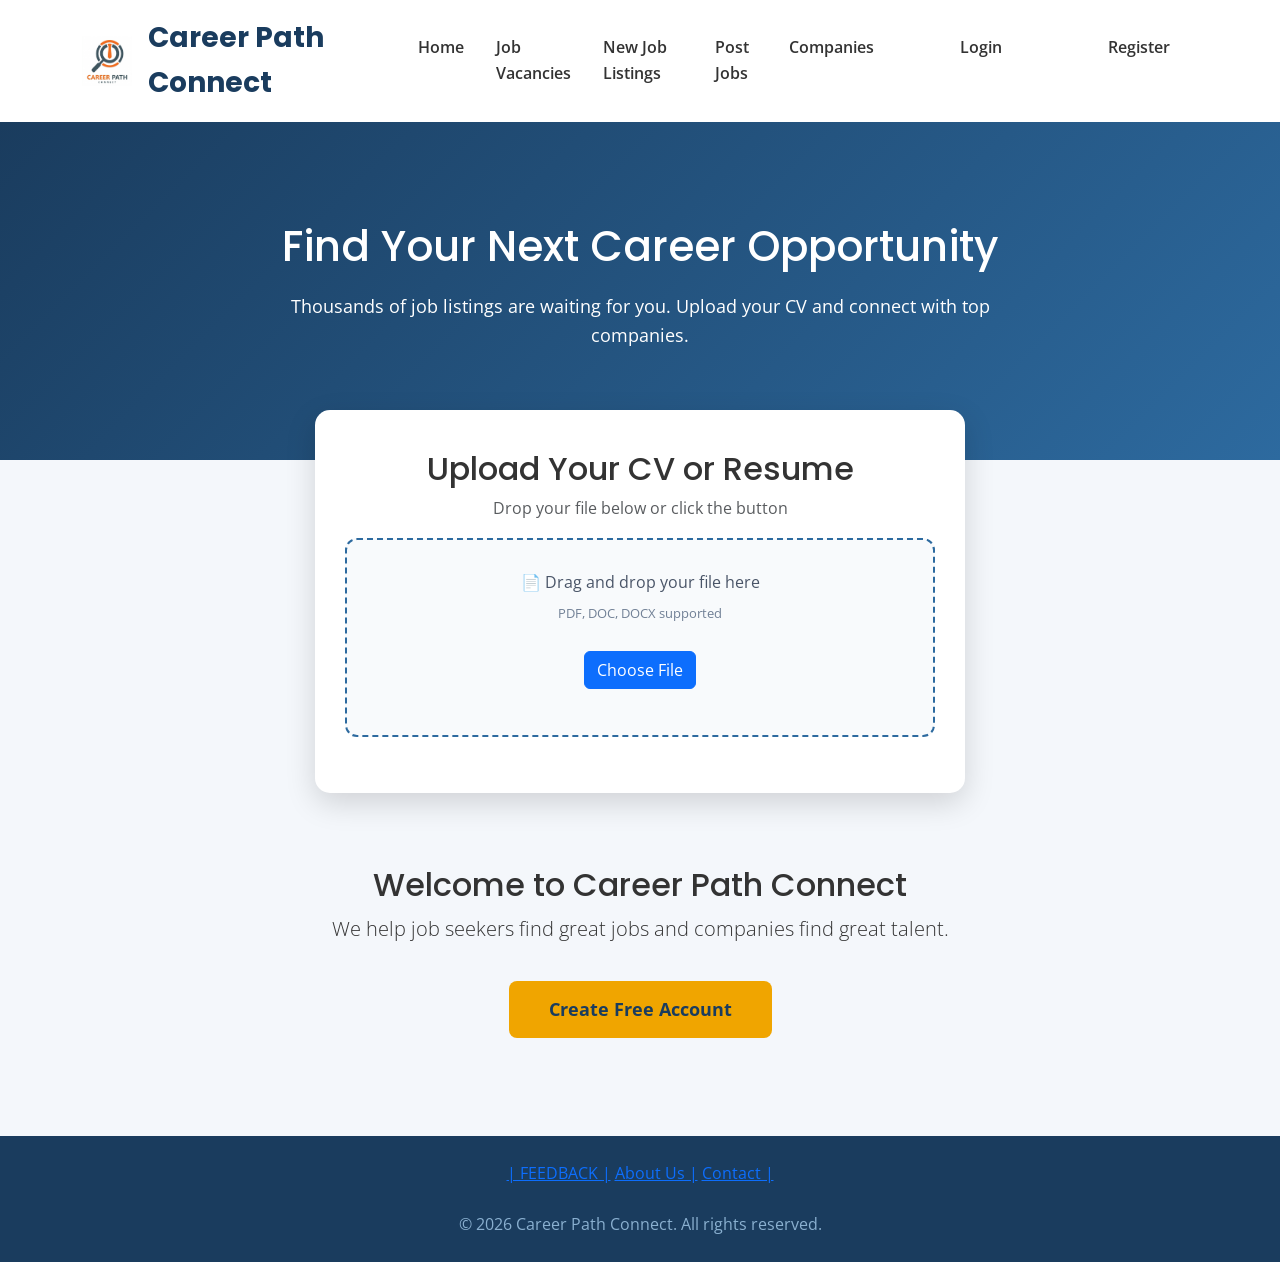
<file: index.html>
<!DOCTYPE html>
<html lang="en">
<head>
    <meta charset="UTF-8">
    <meta name="viewport" content="width=device-width, initial-scale=1.0">
    <title>Career Path Connect</title>

    <!-- Favicon (shows on browser tab) -->
    <link rel="icon" href="logo.png" type="image/png">
    <!-- Bootstrap -->
    <link href="https://cdn.jsdelivr.net/npm/bootstrap@5.3.2/dist/css/bootstrap.min.css" rel="stylesheet">
    <!-- Google Fonts -->
    <link href="https://fonts.googleapis.com/css2?family=Poppins:wght@400;600;700&family=Open+Sans:wght@400;500&display=swap" rel="stylesheet">

    <link rel="stylesheet" href="style.css">

</head>
<body>

    <!-- HEADER --> 
    <header>
        <div class="container py-3">
            <div class="d-flex justify-content-between align-items-center">

                <!-- Logo + Image -->
                <div class="d-flex align-items-center gap-3">
                    <img src="logo.png" alt="Career Path Connect Logo" width="50" height="50">
                    <div class="site-logo">Career Path <span>Connect</span></div>
                </div>

                <!-- Navigation -->
                <nav class="navbar navbar-expand-lg">
                    <button class="navbar-toggler" type="button" data-bs-toggle="collapse" data-bs-target="#navMenu">
                        <span class="navbar-toggler-icon"></span>
                    </button>

                   <div class="collapse navbar-collapse" id="navMenu">
                        <ul class="navbar-nav ms-auto gap-3">

                            <!-- Main Menu Navigation links -->
                            <li class="nav-item"><a class="nav-link" href="index.html">Home</a></li>
                            <li class="nav-item"><a class="nav-link" href="job-vacancies.html">Job Vacancies</a></li>
                            <li class="nav-item"><a class="nav-link" href="new-job-listings.html">New Job Listings</a></li>
                            <li class="nav-item"><a class="nav-link" href="post-Jobs.html">Post Jobs</a></li>
                            <li class="nav-item"><a class="nav-link" href="companies.html">Companies</a></li>

                            <!-- Login & Register - pushed to the right using CSS -->
                            <li class="nav-item auth-group">
                                <a class="nav-link" href="logIn.html">Login</a>
                            </li>
                            <li class="nav-item auth-group">
                                <a class="nav-link btn btn-warning px-4" href="Pages/register.html">Register</a>
                            </li>
                          </ul>
                    </div>
                </nav>
            </div>
        </div>
    </header>

    <!-- HERO SECTION -->
    <section class="hero">
        <div class="container">
            <h1>Find Your Next Career Opportunity</h1>
            <p>Thousands of job listings are waiting for you. Upload your CV and connect with top companies.</p>
        </div>
    </section>

    <!-- UPLOAD SECTION -->
    <section class="upload-section">
        <h2>Upload Your CV or Resume</h2>
        <p class="text-muted">Drop your file below or click the button</p>

        <div class="drop-box">
            <p>📄 Drag and drop your file here</p>
            <span>PDF, DOC, DOCX supported</span><br><br>
            <input type="file" id="cvFile" class="d-none" accept=".pdf,.doc,.docx">
            <button type="button" class="btn btn-primary" onclick="document.getElementById('cvFile').click()">
                Choose File
            </button>
            <p id="fileName" class="mt-3 text-success"></p>
        </div>
        <p id="fileName" class="mt-3 fw-bold text-primary"></p>
    </section>

    <!-- Simple About Text -->
    <section class="content text-center py-5">
        <div class="container">
            <h2>Welcome to Career Path Connect</h2>
            <p class="lead">We help job seekers find great jobs and companies find great talent.</p>
            <a href="Pages/register.html" class="cta-btn">Create Free Account</a>
        </div>
    </section>

    <footer>
        <nav>
      <a href="feedbackpage.html">| FEEDBACK  |</a>
      <a href="About.html">About Us   |</a>
      <a href="contact.html">   Contact  |</a>
    </nav>

    <br>
    <p>&copy; 2026 Career Path Connect. All rights reserved.</p>

    </footer>

    <script src="https://cdn.jsdelivr.net/npm/bootstrap@5.3.2/dist/js/bootstrap.bundle.min.js"></script>

    <script>
        document.getElementById('cvFile').addEventListener('change', function() {
            if (this.files.length > 0) {
                document.getElementById('fileName').textContent = "Selected: " + this.files[0].name;
            }
        });
    </script>
</body>
</html>
</file>
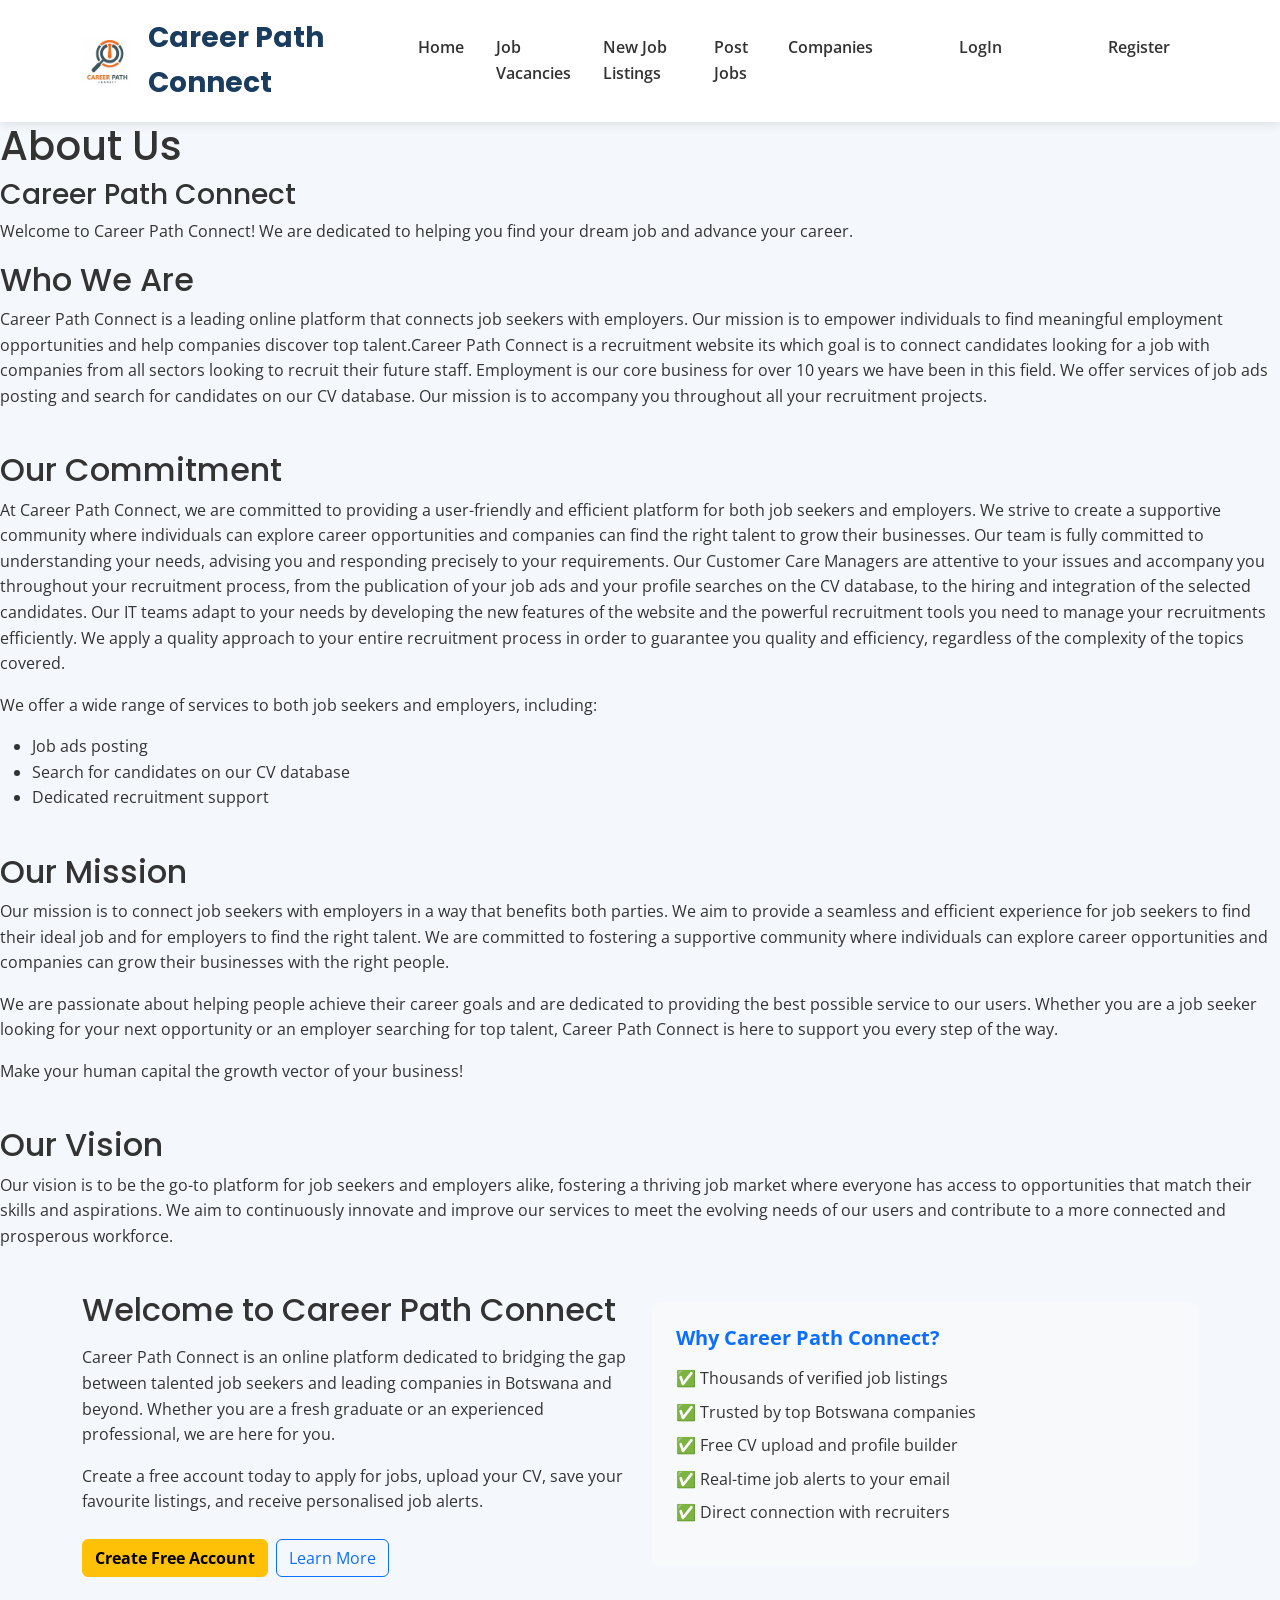
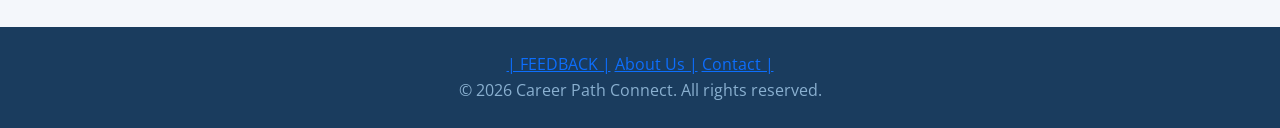
<file: About.html>
<!DOCTYPE html>
<html lang="en">
<head>
    <meta charset="UTF-8">
    <meta name="viewport" content="width=device-width, initial-scale=1.0">
    <title>Career Path Connect</title>

    <!-- Favicon (shows on browser tab) -->
    <link rel="icon" href="logo.png" type="image/png">
    <!-- Bootstrap -->
    <link href="https://cdn.jsdelivr.net/npm/bootstrap@5.3.2/dist/css/bootstrap.min.css" rel="stylesheet">
    <!-- Google Fonts -->
    <link href="https://fonts.googleapis.com/css2?family=Poppins:wght@400;600;700&family=Open+Sans:wght@400;500&display=swap" rel="stylesheet">
    <link rel="stylesheet" href="style.css">
</head>
<body>

    <header>
        <div class="container py-3">
            <div class="d-flex justify-content-between align-items-center">

                <!-- Logo + Image -->
                <div class="d-flex align-items-center gap-3">
                    <img src="logo.png" alt="Career Path Connect Logo" width="50" height="50">
                    <div class="site-logo">Career Path <span>Connect</span></div>
                </div>

                <!-- Navigation -->
                <nav class="navbar navbar-expand-lg">
                    <button class="navbar-toggler" type="button" data-bs-toggle="collapse" data-bs-target="#navMenu">
                        <span class="navbar-toggler-icon"></span>
                    </button>

                   <div class="collapse navbar-collapse" id="navMenu">
                        <ul class="navbar-nav ms-auto gap-3">

                            <!-- Main Menu Navigation links -->
                            <li class="nav-item"><a class="nav-link" href="index.html">Home</a></li>
                            <li class="nav-item"><a class="nav-link" href="job-vacancies.html">Job Vacancies</a></li>
                            <li class="nav-item"><a class="nav-link" href="new-job-listings.html">New Job Listings</a></li>
                            <li class="nav-item"><a class="nav-link" href="post-Jobs.html">Post Jobs</a></li>
                            <li class="nav-item"><a class="nav-link" href="companies.html">Companies</a></li>

                            <!-- Login & Register - pushed to the right using CSS -->
                            <li class="nav-item auth-group">
                                <a class="nav-link" href="logIn.html">LogIn</a>
                            </li>
                            <li class="nav-item auth-group">
                                <a class="nav-link btn btn-warning px-4" href="register.html">Register</a>
                            </li>
                          </ul>
                    </div>
                </nav>
            </div>
        </div>
    </header>
<main>
 <section class="about-section">
        <h1>About Us</h1>
        <h3>Career Path Connect</h3>
        <p>Welcome to Career Path Connect! We are dedicated to helping you find your dream job and advance your career.</p>
    </section>

    <h2>Who We Are</h2>
    <p>Career Path Connect is a leading online platform that connects job seekers with employers. Our mission is to empower individuals to find meaningful employment opportunities and help companies discover top talent.Career Path Connect is a recruitment website its which goal is to connect candidates looking for a job with companies from all sectors looking to recruit their future staff. Employment is our core business for over 10 years we have been in this field.

We offer services of job ads posting and search for candidates on our CV database. Our mission is to accompany you throughout all your recruitment projects.
</p>

<br>

<h2>Our Commitment</h2>
<p>At Career Path Connect, we are committed to providing a user-friendly and efficient platform for both job seekers and employers. We strive to create a supportive community where individuals can explore career opportunities and companies can find the right talent to grow their businesses. Our team is fully committed to understanding your needs, advising you and responding precisely to your requirements.

Our Customer Care Managers are attentive to your issues and accompany you throughout your recruitment process, from the publication of your job ads and your profile searches on the CV database, to the hiring and integration of the selected candidates.

Our IT teams adapt to your needs by developing the new features of the website and the powerful recruitment tools you need to manage your recruitments efficiently.

We apply a quality approach to your entire recruitment process in order to guarantee you quality and efficiency, regardless of the complexity of the topics covered.</p>
<p>We offer a wide range of services to both job seekers and employers, including:</p>
<ul>
    <li>Job ads posting</li>
    <li>Search for candidates on our CV database</li>
    <li>Dedicated recruitment support</li>
</ul>

<br>

<h2>Our Mission</h2>
<p>Our mission is to connect job seekers with employers in a way that benefits both parties. We aim to provide a seamless and efficient experience for job seekers to find their ideal job and for employers to find the right talent. We are committed to fostering a supportive community where individuals can explore career opportunities and companies can grow their businesses with the right people.</p>
<p>We are passionate about helping people achieve their career goals and are dedicated to providing the best possible service to our users. Whether you are a job seeker looking for your next opportunity or an employer searching for top talent, Career Path Connect is here to support you every step of the way.</p>
<P>Make your human capital the growth vector of your business!</P>

<br>

<h2>Our Vision</h2>
<p>Our vision is to be the go-to platform for job seekers and employers alike, fostering a thriving job market where everyone has access to opportunities that match their skills and aspirations. We aim to continuously innovate and improve our services to meet the evolving needs of our users and contribute to a more connected and prosperous workforce.</p>

<br>





<section class="about-section" id="about-section">
      <div class="container">
        <!-- Bootstrap Grid: 2 columns on medium+ screens, stacked on mobile -->
        <div class="row align-items-center g-4">
          <div class="col-12 col-md-6" id="about-text">
            <h2>Welcome to Career Path Connect</h2>
            <p class="mt-3">
              Career Path Connect is an online platform dedicated to bridging
              the gap between talented job seekers and leading companies in
              Botswana and beyond. Whether you are a fresh graduate or an
              experienced professional, we are here for you.
            </p>
            <p class="mt-2">
              Create a free account today to apply for jobs, upload your CV,
              save your favourite listings, and receive personalised job alerts.
            </p>
            <!-- Bootstrap utility: mt-4 d-flex gap-2 flex-wrap -->
            <div class="mt-4 d-flex gap-2 flex-wrap">
              <!-- Opens Bootstrap Modal -->
              <button class="btn btn-warning fw-bold"
                data-bs-toggle="modal" data-bs-target="#registerModal">
                Create Free Account
              </button>
              <button class="btn btn-outline-primary">Learn More</button>
            </div>
          </div>
          <!-- Right column: feature list using Bootstrap utilities -->
          <div class="col-12 col-md-6">
            <div class="p-4 rounded-3 bg-light">
              <h5 class="fw-bold text-primary mb-3">Why Career Path Connect?</h5>
              <ul class="list-unstyled">
                <li class="mb-2">✅ Thousands of verified job listings</li>
                <li class="mb-2">✅ Trusted by top Botswana companies</li>
                <li class="mb-2">✅ Free CV upload and profile builder</li>
                <li class="mb-2">✅ Real-time job alerts to your email</li>
                <li class="mb-2">✅ Direct connection with recruiters</li>
              </ul>
            </div>
          </div>
        </div>
      </div>
    </section>


</main>

    <footer>
 <nav>
      <a href="feedbackpage.html">| FEEDBACK  |</a>
      <a href="About.html">About Us   |</a>
      <a href="contact.html">   Contact  |</a>
    </nav>

  <p>&copy; 2026 Career Path Connect. All rights reserved.</p>
</footer>

</body>
</html>
</file>
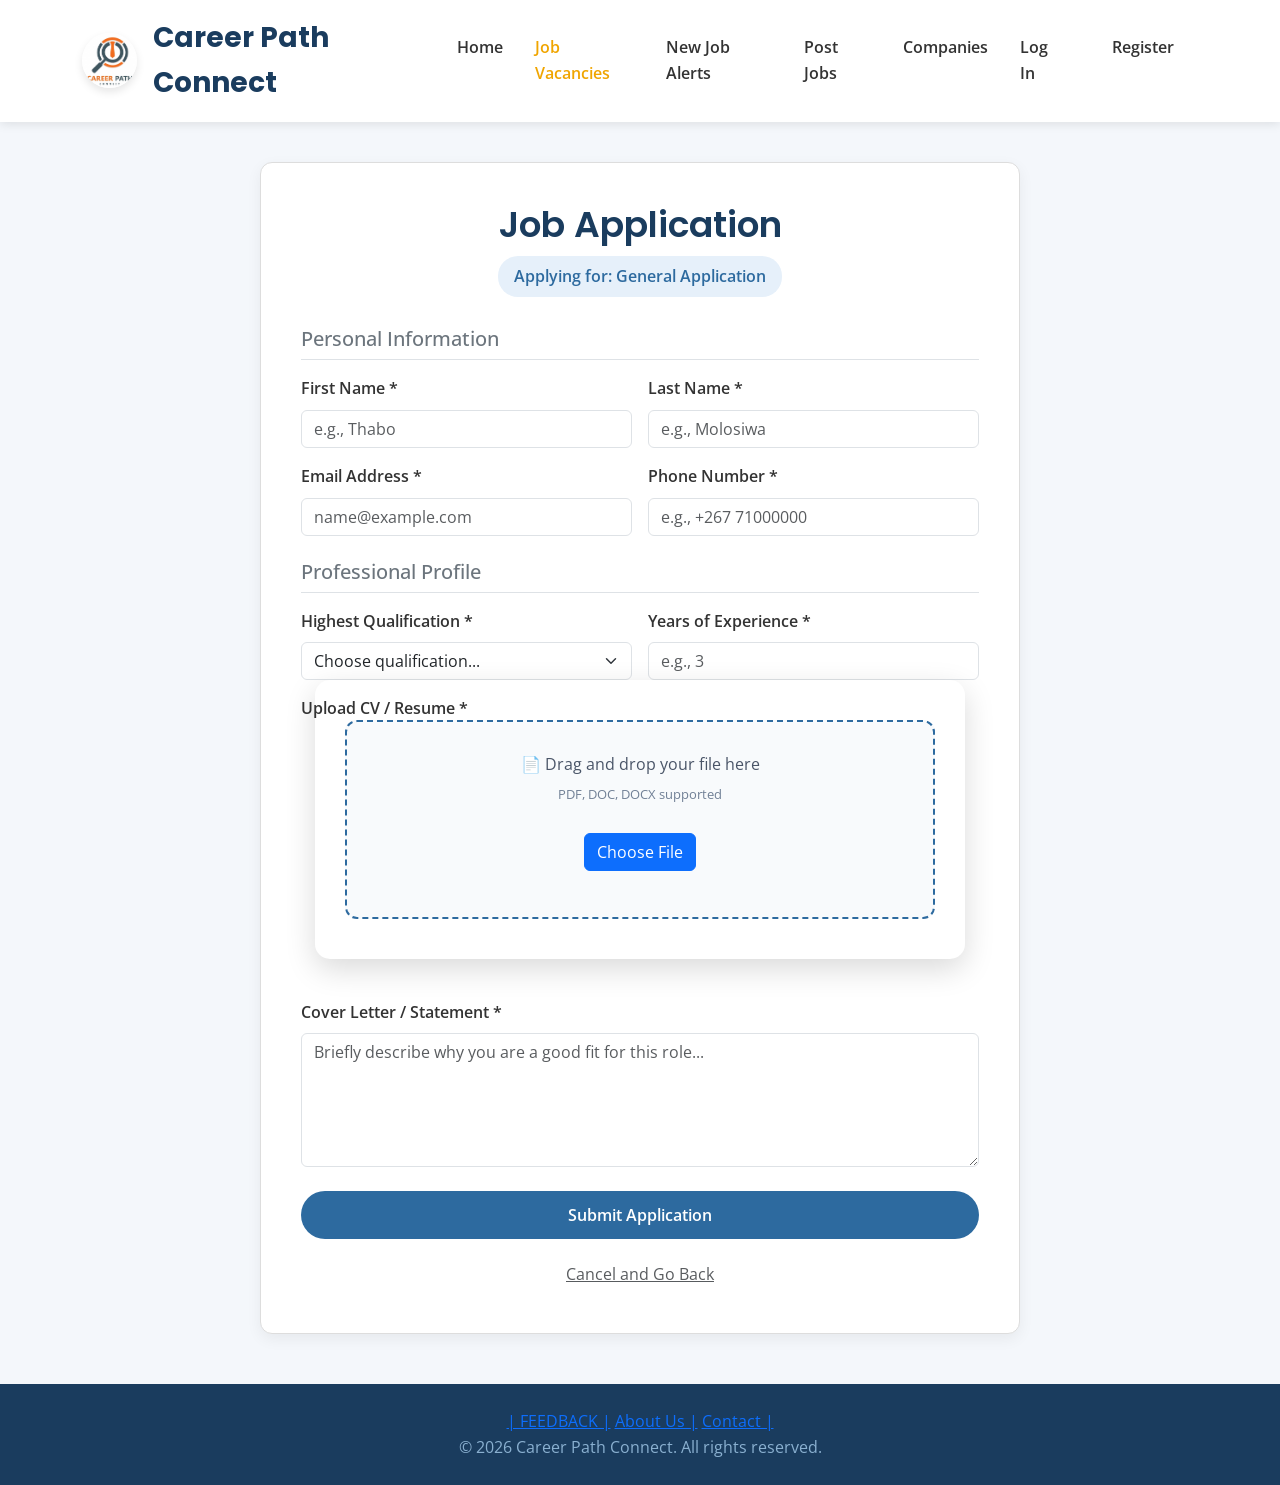
<file: apply.html>
<!DOCTYPE html>
<html lang="en">
<head>
    <meta charset="UTF-8">
    <meta name="viewport" content="width=device-width, initial-scale=1.0">
    <title>Apply for Job - Career Path Connect</title>
    
    <link rel="icon" href="logo.png" type="image/png">
    <link href="https://cdn.jsdelivr.net/npm/bootstrap@5.3.2/dist/css/bootstrap.min.css" rel="stylesheet">
    <link href="https://fonts.googleapis.com/css2?family=Poppins:wght@400;600;700&family=Open+Sans:wght@400;500&display=swap" rel="stylesheet">
    <link rel="stylesheet" href="style.css">

</head>
<body>

    <!-- HEADER -->
    <header>
        <div class="container py-3">
            <div class="d-flex justify-content-between align-items-center">
                <div class="d-flex align-items-center gap-3">
                    <img src="logo.png" alt="Logo" class="site-logo-img" width="55" height="55">
                    <div class="site-logo">Career Path <span>Connect</span></div>
                </div>
                
                <nav class="navbar navbar-expand-lg">
                    <button class="navbar-toggler" type="button" data-bs-toggle="collapse" data-bs-target="#navMenu">
                        <span class="navbar-toggler-icon"></span>
                    </button>
                    <div class="collapse navbar-collapse" id="navMenu">
                        <ul class="navbar-nav ms-auto gap-3">
                            <li class="nav-item"><a class="nav-link" href="index.html">Home</a></li>
                            <li class="nav-item"><a class="nav-link active" href="job-vacancies.html">Job Vacancies</a></li>
                            <li class="nav-item"><a class="nav-link" href="new-job-listings.html">New Job Alerts</a></li>
                            <li class="nav-item"><a class="nav-link" href="post-Jobs.html">Post Jobs</a></li>
                            <li class="nav-item"><a class="nav-link" href="companies.html">Companies</a></li>
                            <li class="nav-item"><a class="nav-link" href="logIn.html">Log In</a></li>
                            <li class="nav-item"><a class="nav-link btn btn-warning px-4" href="register.html">Register</a></li>
                        </ul>
                    </div>
                </nav>
            </div>
        </div>
    </header>

    <!-- APPLICATION FORM CONTAINER -->
    <div class="apply-container">
        <div class="apply-card">
            <h1 class="apply-title">Job Application</h1>
            <div class="text-center">
                <div class="job-badge" id="jobTargetBadge">Applying for: Loading Job Details...</div>
            </div>

            <form id="applicationForm" class="needs-validation" novalidate onsubmit="handleFormSubmit(event)">
                
                <!-- Personal Information Section -->
                <h5 class="mb-3 text-secondary border-bottom pb-2">Personal Information</h5>
                <div class="row g-3 mb-4">
                    <div class="col-md-6">
                        <label for="firstName" class="form-label">First Name *</label>
                        <input type="text" class="form-control" id="firstName" required placeholder="e.g., Thabo">
                        <div class="invalid-feedback">Please enter your first name.</div>
                    </div>
                    <div class="col-md-6">
                        <label for="lastName" class="form-label">Last Name *</label>
                        <input type="text" class="form-control" id="lastName" required placeholder="e.g., Molosiwa">
                        <div class="invalid-feedback">Please enter your last name.</div>
                    </div>
                    <div class="col-md-6">
                        <label for="email" class="form-label">Email Address *</label>
                        <input type="email" class="form-control" id="email" required placeholder="name@example.com">
                        <div class="invalid-feedback">Please enter a valid email address.</div>
                    </div>
                    <div class="col-md-6">
                        <label for="phone" class="form-label">Phone Number *</label>
                        <input type="tel" class="form-control" id="phone" required placeholder="e.g., +267 71000000">
                        <div class="invalid-feedback">Please enter your phone number.</div>
                    </div>
                </div>

                <!-- Professional details Section -->
                <h5 class="mb-3 text-secondary border-bottom pb-2">Professional Profile</h5>
                <div class="row g-3 mb-4">
                    <div class="col-md-6">
                        <label for="highestQual" class="form-label">Highest Qualification *</label>
                        <select class="form-select" id="highestQual" required>
                            <option value="" selected disabled>Choose qualification...</option>
                            <option value="High School">High School Diploma</option>
                            <option value="Diploma">Diploma</option>
                            <option value="Bachelors">Bachelor's Degree</option>
                            <option value="Masters">Master's Degree</option>
                            <option value="PhD">PhD / Doctorate</option>
                        </select>
                        <div class="invalid-feedback">Please select your highest qualification.</div>
                    </div>
                    <div class="col-md-6">
                        <label for="expYears" class="form-label">Years of Experience *</label>
                        <input type="number" class="form-control" id="expYears" min="0" max="50" required placeholder="e.g., 3">
                        <div class="invalid-feedback">Please provide valid years of experience.</div>
                    </div>
                    
                    <!-- INTEGRATED DRAG AND DROP BOX FROM YOUR CODE -->
                    <div class="col-12">
                        <label class="form-label">Upload CV / Resume *</label>
                        <section class="upload-section">
                            <div class="drop-box" id="dropBox">
                                <p class="mb-1">📄 Drag and drop your file here</p>
                                <span>PDF, DOC, DOCX supported</span><br><br>
                                
                                <input type="file" id="cvFile" class="d-none" accept=".pdf,.doc,.docx" required>
                                
                                <button type="button" class="btn btn-primary" onclick="document.getElementById('cvFile').click()">
                                    Choose File
                                </button>
                                <p id="fileName" class="mt-3 fw-bold text-primary"></p>
                            </div>
                            <div class="text-danger small mt-2 d-none" id="fileError">Please upload your CV/Resume to continue.</div>
                        </section>
                    </div>

                    <div class="col-12">
                        <label for="coverLetter" class="form-label">Cover Letter / Statement *</label>
                        <textarea class="form-control" id="coverLetter" rows="5" required placeholder="Briefly describe why you are a good fit for this role..."></textarea>
                        <div class="invalid-feedback">Please provide a brief cover letter statement.</div>
                    </div>
                </div>

                <!-- Submission Controls -->
                <div class="d-grid gap-2 mt-4">
                    <button type="submit" class="btn btn-submit">Submit Application</button>
                    <a href="job-vacancies.html" class="btn btn-link text-muted text-center mt-2">Cancel and Go Back</a>
                </div>

            </form>
        </div>
    </div>

    <footer>
        <nav>
      <a href="feedbackpage.html">| FEEDBACK  |</a>
      <a href="About.html">About Us   |</a>
      <a href="contact.html">   Contact  |</a>
    </nav>
        <p>&copy; 2026 Career Path Connect. All rights reserved.</p>
    </footer>

    <script src="https://cdn.jsdelivr.net/npm/bootstrap@5.3.2/dist/js/bootstrap.bundle.min.js"></script>
    <script>
        // Drop box drag-and-drop operational engine setup
        const dropBox = document.getElementById('dropBox');
        const fileInput = document.getElementById('cvFile');
        const fileNameDisplay = document.getElementById('fileName');
        const fileError = document.getElementById('fileError');

        // Trigger safe styling changes when drag files pass over the container area
        ['dragenter', 'dragover'].forEach(eventName => {
            dropBox.addEventListener(eventName, (e) => {
                e.preventDefault();
                dropBox.classList.add('dragover');
            }, false);
        });

        ['dragleave', 'drop'].forEach(eventName => {
            dropBox.addEventListener(eventName, (e) => {
                e.preventDefault();
                dropBox.classList.remove('dragover');
            }, false);
        });

        // Capture dropped item files directly from context environment
        dropBox.addEventListener('drop', (e) => {
            const dt = e.dataTransfer;
            const files = dt.files;

            if (files.length > 0) {
                fileInput.files = files; // Pass the dropped files to the hidden input
                updateFileNameDisplay(files[0].name);
            }
        });

        // Track changes if file was standard-picked from file system navigator window
        fileInput.addEventListener('change', function() {
            if (this.files.length > 0) {
                updateFileNameDisplay(this.files[0].name);
            }
        });

        function updateFileNameDisplay(name) {
            fileNameDisplay.innerText = "Selected File: " + name;
            fileError.classList.add('d-none'); // Hide errors if file matches requirements
        }

        window.onload = function() {
            const urlParams = new URLSearchParams(window.location.search);
            const jobTitle = urlParams.get('job');
            const companyName = urlParams.get('company');
            
            const badgeElement = document.getElementById('jobTargetBadge');
            
            if (jobTitle && companyName) {
                badgeElement.innerText = `Applying for: ${decodeURIComponent(jobTitle)} at ${decodeURIComponent(companyName)}`;
            } else if (jobTitle) {
                badgeElement.innerText = `Applying for: ${decodeURIComponent(jobTitle)}`;
            } else {
                badgeElement.innerText = "Applying for: General Application";
            }
        };

        function handleFormSubmit(event) {
            event.preventDefault();
            const form = document.getElementById('applicationForm');
            
            let isFileValid = true;
            // Validate if file variable state holds item context values safely
            if (fileInput.files.length === 0) {
                fileError.classList.remove('d-none');
                isFileValid = false;
            }

            if (!form.checkValidity() || !isFileValid) {
                event.stopPropagation();
                form.classList.add('was-validated');
                return;
            }

            alert("Success! Your application has been submitted safely to Career Path Connect. Good luck!");
            window.location.href = "job-vacancies.html";
        }
    </script>
</body>
</html>
</file>
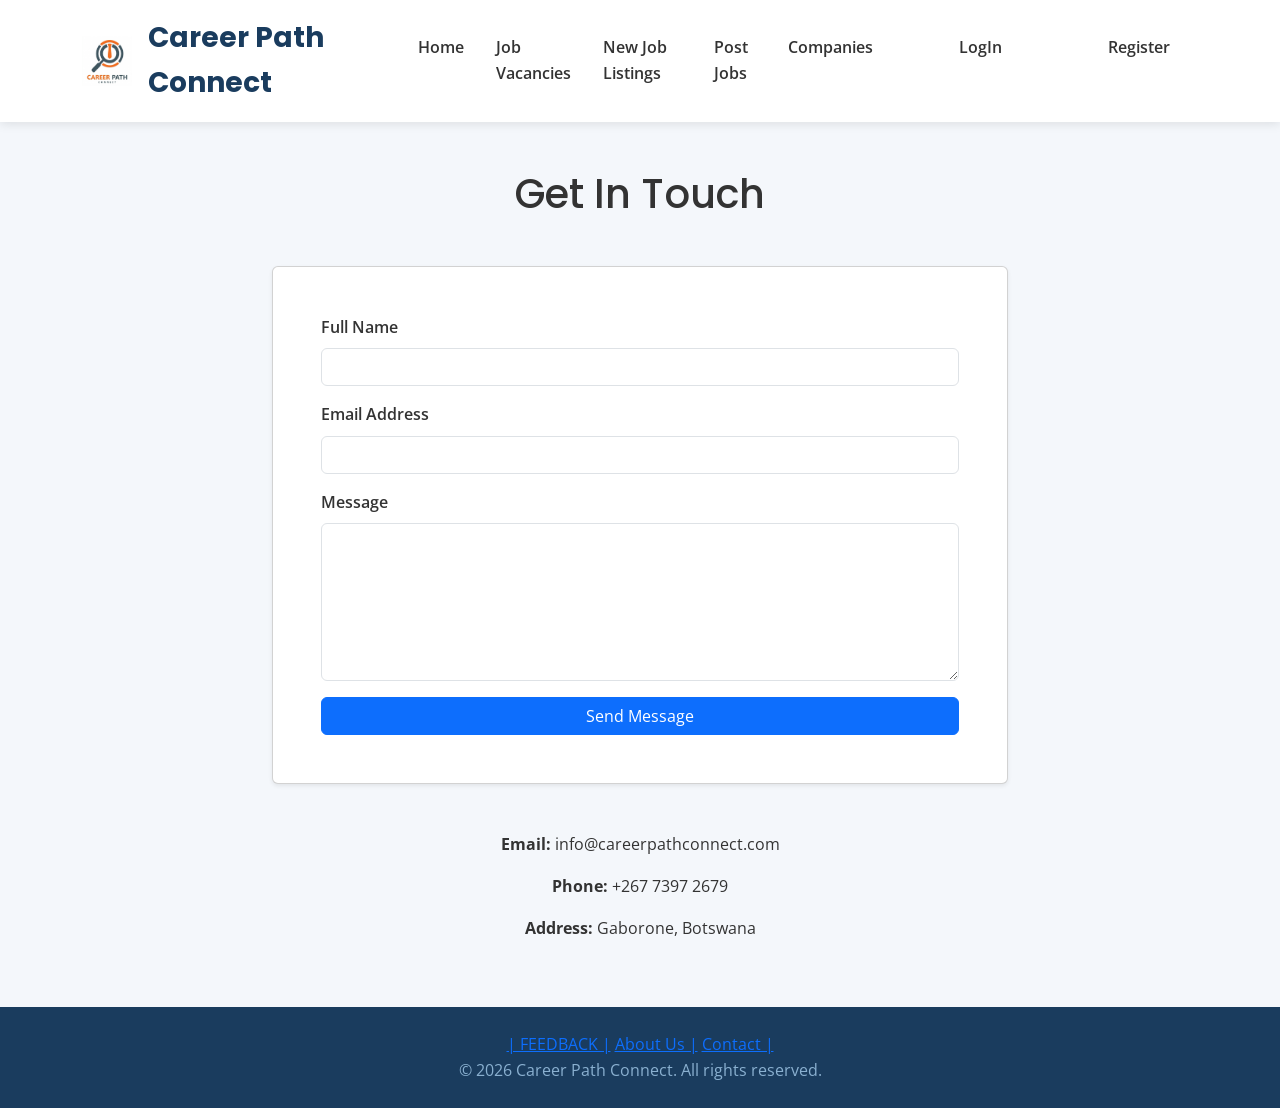
<file: contact.html>
<!DOCTYPE html>
<html lang="en">
<head>
    <meta charset="UTF-8">
    <meta name="viewport" content="width=device-width, initial-scale=1.0">
    <title>Contact Us - Career Path Connect</title>
    
    <link href="https://cdn.jsdelivr.net/npm/bootstrap@5.3.2/dist/css/bootstrap.min.css" rel="stylesheet">
    <link href="https://fonts.googleapis.com/css2?family=Poppins:wght@400;600;700&family=Open+Sans:wght@400;500&display=swap" rel="stylesheet">
    <link rel="stylesheet" href="style.css">
</head>
<body>

    <!-- HEADER -->
     <header>
        <div class="container py-3">
            <div class="d-flex justify-content-between align-items-center">

                <!-- Logo + Image -->
                <div class="d-flex align-items-center gap-3">
                    <img src="logo.png" alt="Career Path Connect Logo" width="50" height="50">
                    <div class="site-logo">Career Path <span>Connect</span></div>
                </div>

                <!-- Navigation -->
                <nav class="navbar navbar-expand-lg">
                    <button class="navbar-toggler" type="button" data-bs-toggle="collapse" data-bs-target="#navMenu">
                        <span class="navbar-toggler-icon"></span>
                    </button>

                   <div class="collapse navbar-collapse" id="navMenu">
                        <ul class="navbar-nav ms-auto gap-3">

                            <!-- Main Menu Navigation links -->
                            <li class="nav-item"><a class="nav-link" href="index.html">Home</a></li>
                            <li class="nav-item"><a class="nav-link" href="job-vacancies.html">Job Vacancies</a></li>
                            <li class="nav-item"><a class="nav-link" href="new-job-listings.html">New Job Listings</a></li>
                            <li class="nav-item"><a class="nav-link" href="post-Jobs.html">Post Jobs</a></li>
                            <li class="nav-item"><a class="nav-link" href="companies.html">Companies</a></li>

                            <!-- Login & Register - pushed to the right using CSS -->
                            <li class="nav-item auth-group">
                                <a class="nav-link" href="logIn.html">LogIn</a>
                            </li>
                            <li class="nav-item auth-group">
                                <a class="nav-link btn btn-warning px-4" href="register.html">Register</a>
                            </li>
                          </ul>
                    </div>
                </nav>
            </div>
        </div>
    </header>

    <div class="container my-5">
        <h1 class="text-center mb-5">Get In Touch</h1>
        
        <div class="row justify-content-center">
            <div class="col-lg-8">
                <div class="card shadow-sm">
                    <div class="card-body p-5">
                        <form>
                            <div class="mb-3">
                                <label class="form-label">Full Name</label>
                                <input type="text" class="form-control">
                            </div>
                            <div class="mb-3">
                                <label class="form-label">Email Address</label>
                                <input type="email" class="form-control">
                            </div>
                            <div class="mb-3">
                                <label class="form-label">Message</label>
                                <textarea class="form-control" rows="6"></textarea>
                            </div>
                            <button type="submit" class="btn btn-primary w-100">Send Message</button>
                        </form>
                    </div>
                </div>

                <div class="mt-5 text-center">
                    <p><strong>Email:</strong> info@careerpathconnect.com</p>
                    <p><strong>Phone:</strong> +267 7397 2679</p>
                    <p><strong>Address:</strong> Gaborone, Botswana</p>
                </div>
            </div>
        </div>
    </div>

    <footer>
        <nav>
      <a href="feedbackpage.html">| FEEDBACK  |</a>
      <a href="About.html">About Us   |</a>
      <a href="contact.html">   Contact  |</a>
    </nav>
        <p>&copy; 2026 Career Path Connect. All rights reserved.</p>
    </footer>

    <script src="https://cdn.jsdelivr.net/npm/bootstrap@5.3.2/dist/js/bootstrap.bundle.min.js"></script>
</body>
</html>
</file>
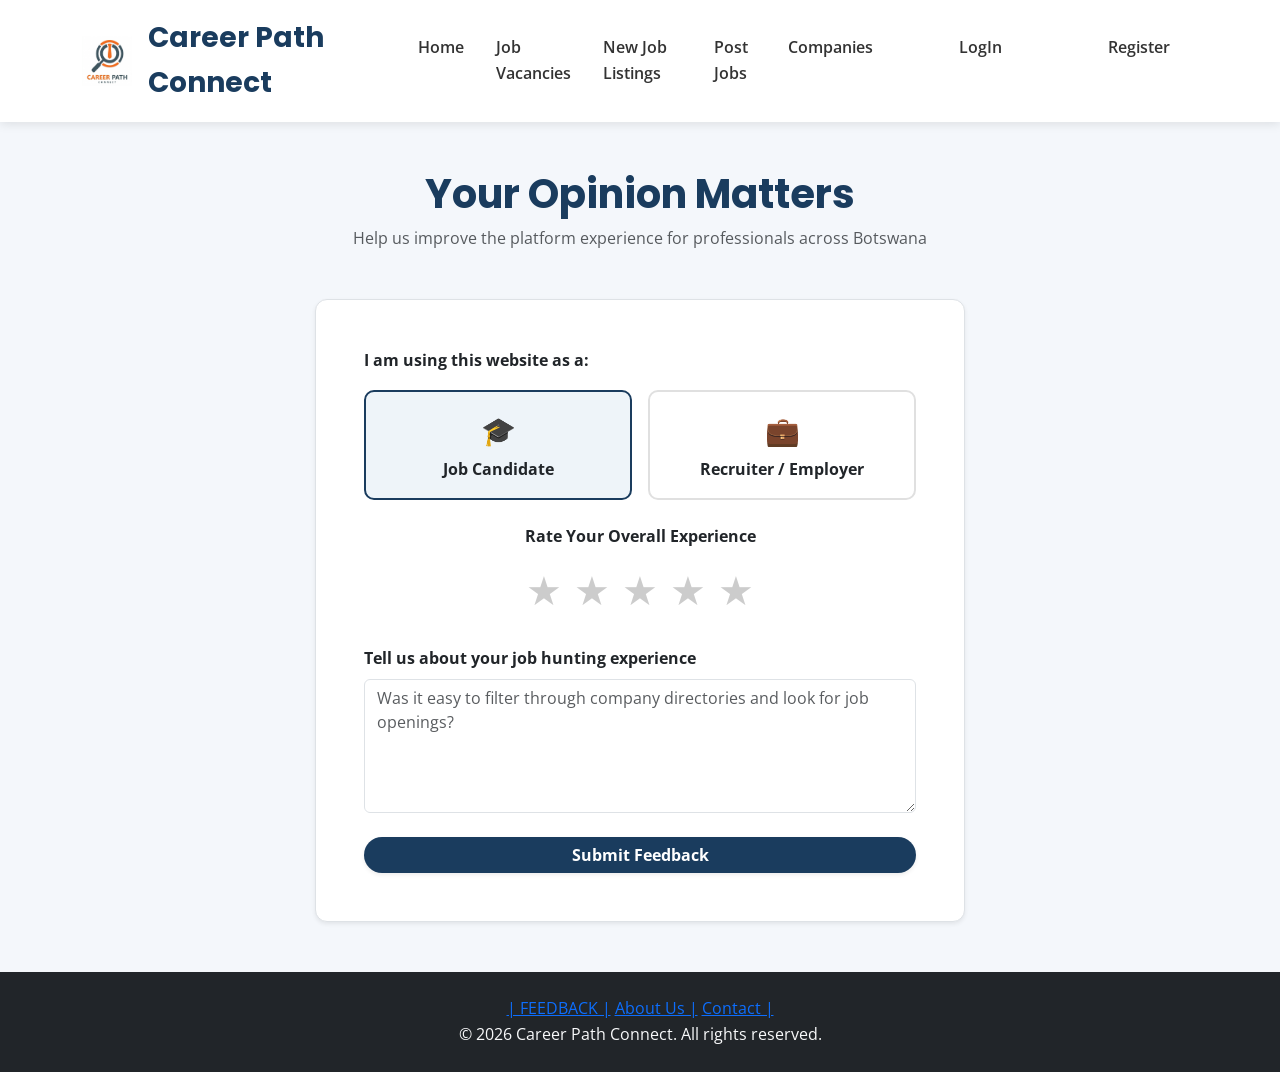
<file: feedbackpage.html>
<!DOCTYPE html>
<html lang="en">
<head>
    <meta charset="UTF-8">
    <meta name="viewport" content="width=device-width, initial-scale=1.0">
    <title>Share Feedback - Career Path Connect</title>

    <link rel="icon" href="logo.png" type="image/png">
    <link href="https://cdn.jsdelivr.net/npm/bootstrap@5.3.2/dist/css/bootstrap.min.css" rel="stylesheet">
    <link href="https://fonts.googleapis.com/css2?family=Poppins:wght@400;600;700&family=Open+Sans:wght@400;500&display=swap" rel="stylesheet">
    
    <link rel="stylesheet" href="style.css">
    
    
</head>
<body>

    <header>
        <div class="container py-3">
            <div class="d-flex justify-content-between align-items-center">
                <div class="d-flex align-items-center gap-3">
                    <img src="logo.png" alt="Career Path Connect Logo" width="50" height="50">
                    <div class="site-logo">Career Path <span>Connect</span></div>
                </div>

                <nav class="navbar navbar-expand-lg">
                    <button class="navbar-toggler" type="button" data-bs-toggle="collapse" data-bs-target="#navMenu">
                        <span class="navbar-toggler-icon"></span>
                    </button>
                    <div class="collapse navbar-collapse" id="navMenu">
                        <ul class="navbar-nav ms-auto gap-3">
                            <li class="nav-item"><a class="nav-link" href="index.html">Home</a></li>
                            <li class="nav-item"><a class="nav-link" href="job-vacancies.html">Job Vacancies</a></li>
                            <li class="nav-item"><a class="nav-link" href="new-job-listings.html">New Job Listings</a></li>
                            <li class="nav-item"><a class="nav-link" href="post-Jobs.html">Post Jobs</a></li>
                            <li class="nav-item"><a class="nav-link" href="companies.html">Companies</a></li>
                            <li class="nav-item auth-group"><a class="nav-link" href="Pages/logIn.html">LogIn</a></li>
                            <li class="nav-item auth-group"><a class="nav-link btn btn-warning px-4" href="Pages/register.html">Register</a></li>
                        </ul>
                    </div>
                </nav>
            </div>
        </div>
    </header>

    <div class="container my-5">
        <h1 class="text-center mb-2 fw-bold" style="color: #1a3c5e; font-family: 'Poppins', sans-serif;">Your Opinion Matters</h1>
        <p class="text-center text-muted mb-5">Help us improve the platform experience for professionals across Botswana</p>

        <div class="card mx-auto shadow-sm border" style="max-width: 650px; border-radius: 12px; overflow: hidden;">
            
            <div class="p-5 text-center d-none" id="thankYouContainer">
                <div class="mb-4" style="font-size: 60px;">😊</div>
                <h3 class="fw-bold text-success mb-3">Thank You For Your Feedback!</h3>
                <p class="text-muted mb-4">Your review has been successfully processed. Ke itumetse, your input helps us make Career Path Connect better every single day.</p>
                <a href="index.html" class="btn btn-primary px-4 py-2 rounded-pill fw-bold" style="background-color: #1a3c5e; border: none;">Return Home</a>
            </div>

            <div class="card-body p-5" id="formContainer">
                <form id="feedbackForm">
                    
                    <div class="mb-4">
                        <label class="form-label fw-bold text-dark d-block mb-3">I am using this website as a:</label>
                        <div class="row g-3">
                            <div class="col-6">
                                <input type="radio" name="userRole" id="roleCandidate" class="role-check d-none" value="Candidate" checked>
                                <label for="roleCandidate" class="role-card d-block p-3 text-center">
                                    <div class="fs-3 mb-1">🎓</div>
                                    <div class="fw-bold text-dark">Job Candidate</div>
                                </label>
                            </div>
                            <div class="col-6">
                                <input type="radio" name="userRole" id="roleRecruiter" class="role-check d-none" value="Recruiter">
                                <label for="roleRecruiter" class="role-card d-block p-3 text-center">
                                    <div class="fs-3 mb-1">💼</div>
                                    <div class="fw-bold text-dark">Recruiter / Employer</div>
                                </label>
                            </div>
                        </div>
                    </div>

                    <div class="mb-4 text-center">
                        <label class="form-label fw-bold text-dark d-block mb-2">Rate Your Overall Experience</label>
                        <div class="star-rating">
                            <input type="radio" id="star5" name="rating" value="5" required/><label for="star5">★</label>
                            <input type="radio" id="star4" name="rating" value="4"/><label for="star4">★</label>
                            <input type="radio" id="star3" name="rating" value="3"/><label for="star3">★</label>
                            <input type="radio" id="star2" name="rating" value="2"/><label for="star2">★</label>
                            <input type="radio" id="star1" name="rating" value="1"/><label for="star1">★</label>
                        </div>
                    </div>

                    <div class="mb-4">
                        <label class="form-label fw-bold text-dark" id="commentLabel">Tell us about your job hunting experience</label>
                        <textarea class="form-control" id="userComment" rows="5" placeholder="Was it easy to filter through company directories and look for job openings?" required></textarea>
                    </div>

                    <button type="submit" class="btn btn-primary w-100 py-2.5 rounded-pill fw-bold shadow-sm" style="background-color: #1a3c5e; border: none;">Submit Feedback</button>
                </form>
            </div>
        </div>
    </div>

    <footer class="bg-dark text-light text-center py-4">
        <nav>
      <a href="feedbackpage.html">| FEEDBACK  |</a>
      <a href="About.html">About Us   |</a>
      <a href="contact.html">   Contact  |</a>
    </nav>
        <p class="mb-0">&copy; 2026 Career Path Connect. All rights reserved.</p>
    </footer>

    <script src="https://cdn.jsdelivr.net/npm/bootstrap@5.3.2/dist/js/bootstrap.bundle.min.js"></script>
    <script>
        const formElement = document.getElementById('feedbackForm');
        const formContainer = document.getElementById('formContainer');
        const thankYouContainer = document.getElementById('thankYouContainer');
        
        const candidateRadio = document.getElementById('roleCandidate');
        const recruiterRadio = document.getElementById('roleRecruiter');
        const commentLabel = document.getElementById('commentLabel');
        const userComment = document.getElementById('userComment');

        // Toggle text prompts dynamically
        candidateRadio.addEventListener('change', () => {
            commentLabel.innerText = "Tell us about your job hunting experience";
            userComment.placeholder = "Was it easy to filter through company directories and look for job openings?";
        });

        recruiterRadio.addEventListener('change', () => {
            commentLabel.innerText = "Tell us about your corporate hiring experience";
            userComment.placeholder = "How did you find the formatting structure of our Job Posting wizard inputs?";
        });

        // Safe Submit handler that completely replaces the card layout with the Thank You panel
        formElement.addEventListener('submit', function(event) {
            event.preventDefault(); // Stop page reload
            
            formContainer.classList.add('d-none'); // Hide form content
            thankYouContainer.classList.remove('d-none'); // Show Thank You message screen
            
            window.scrollTo({ top: 0, behavior: 'smooth' }); // Scroll up smoothly
        });
    </script>
</body>
</html>
</file>
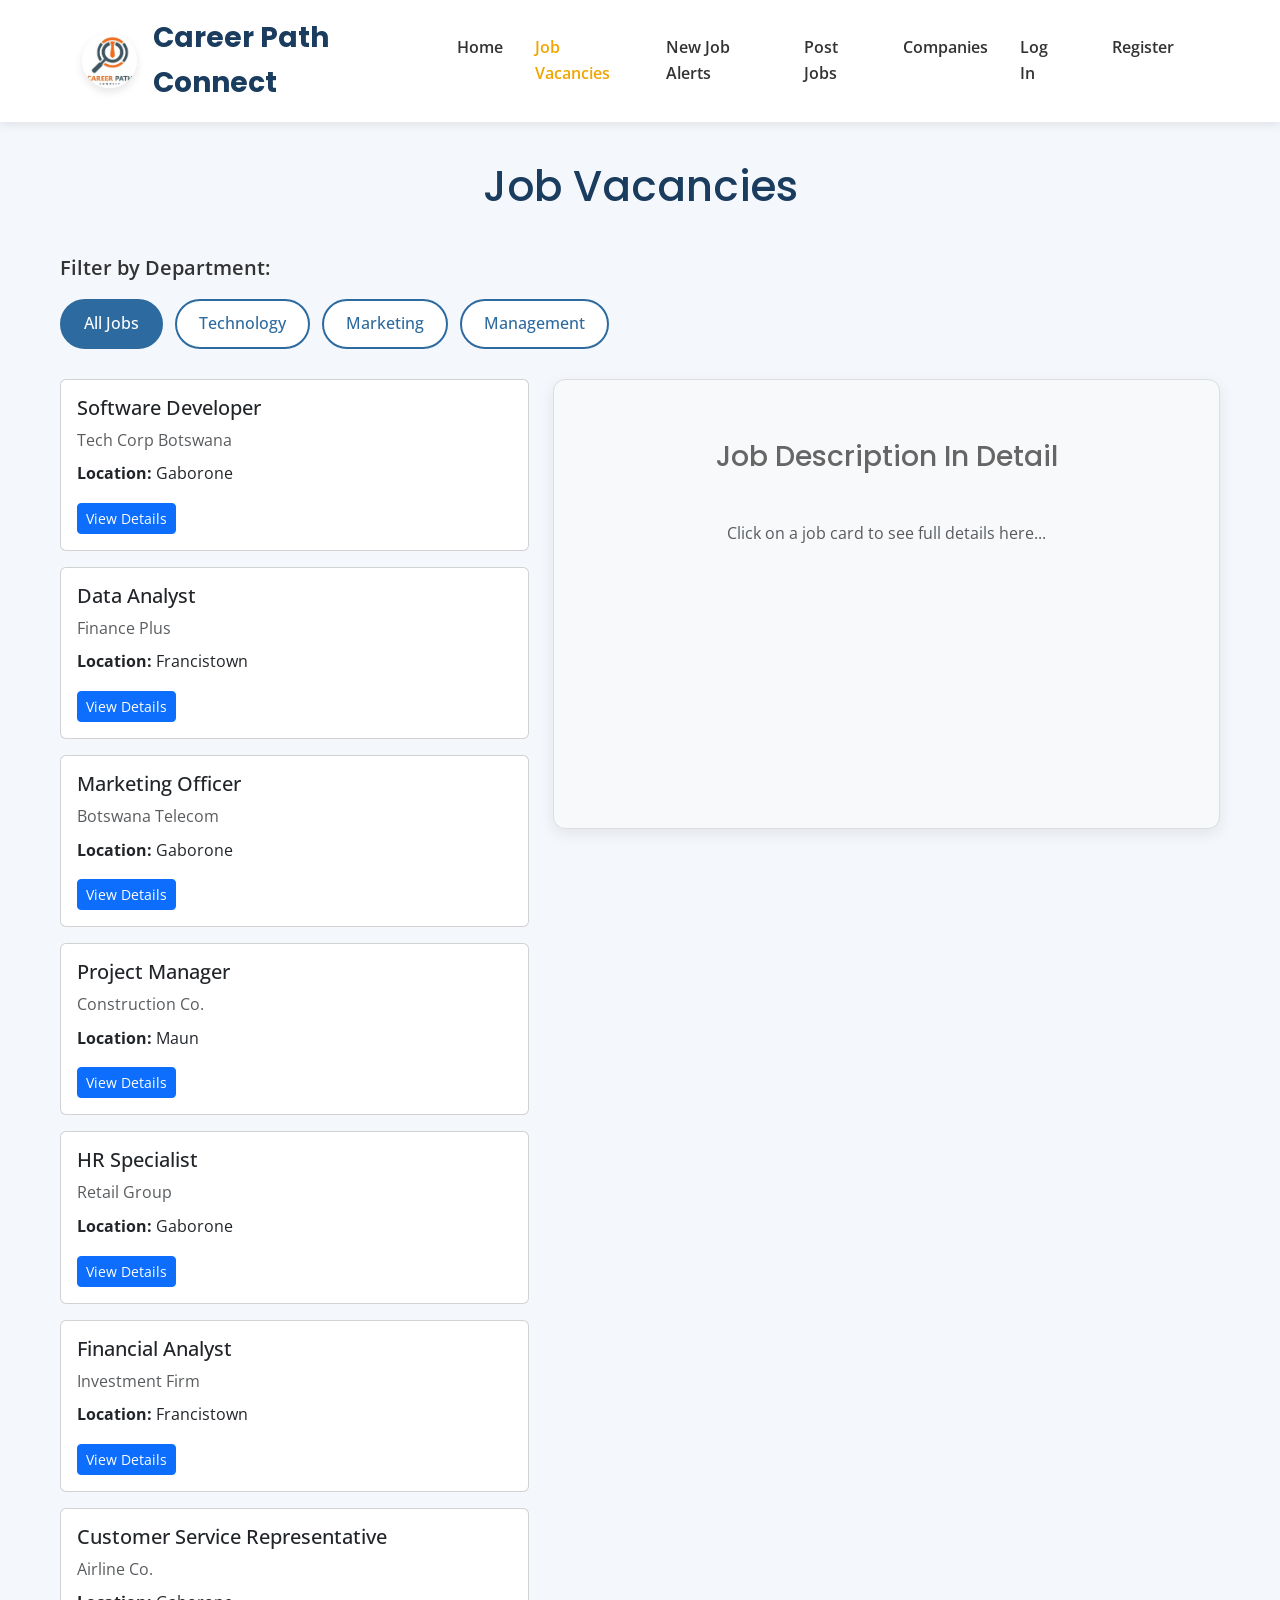
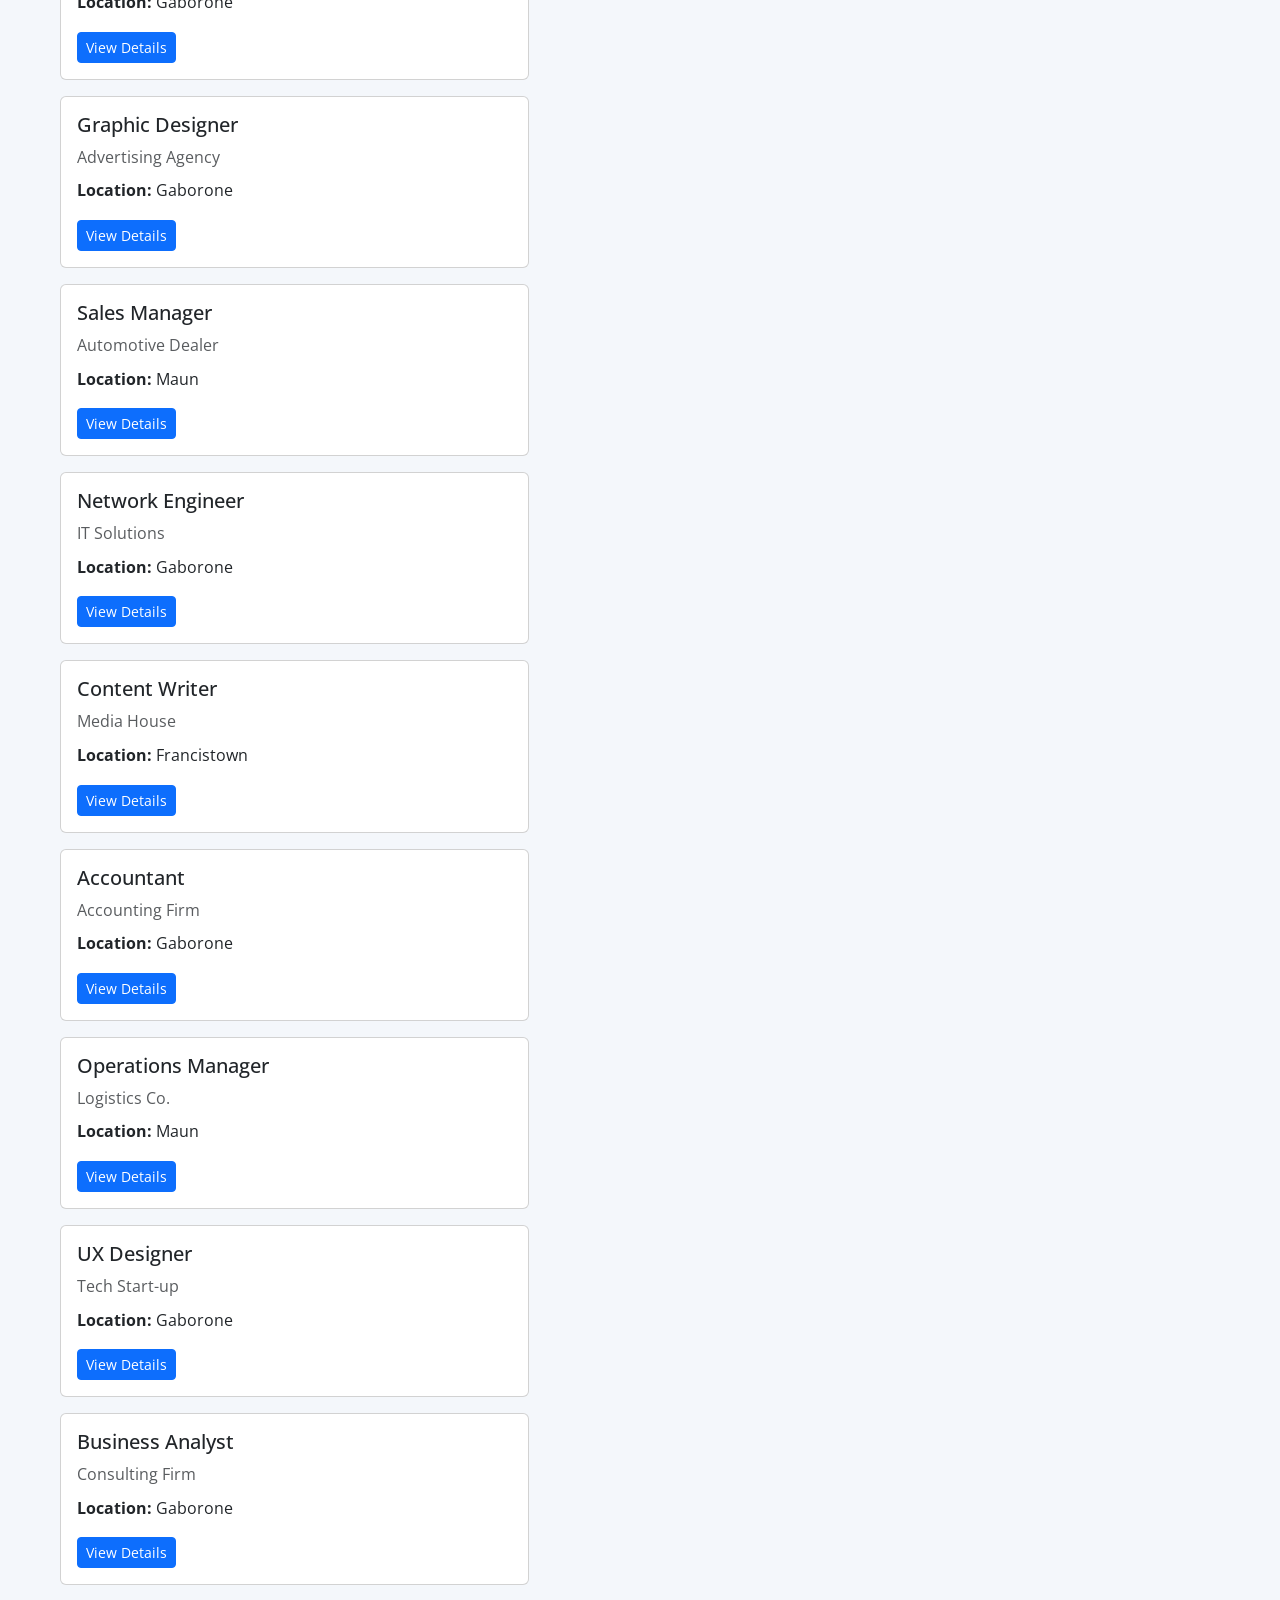
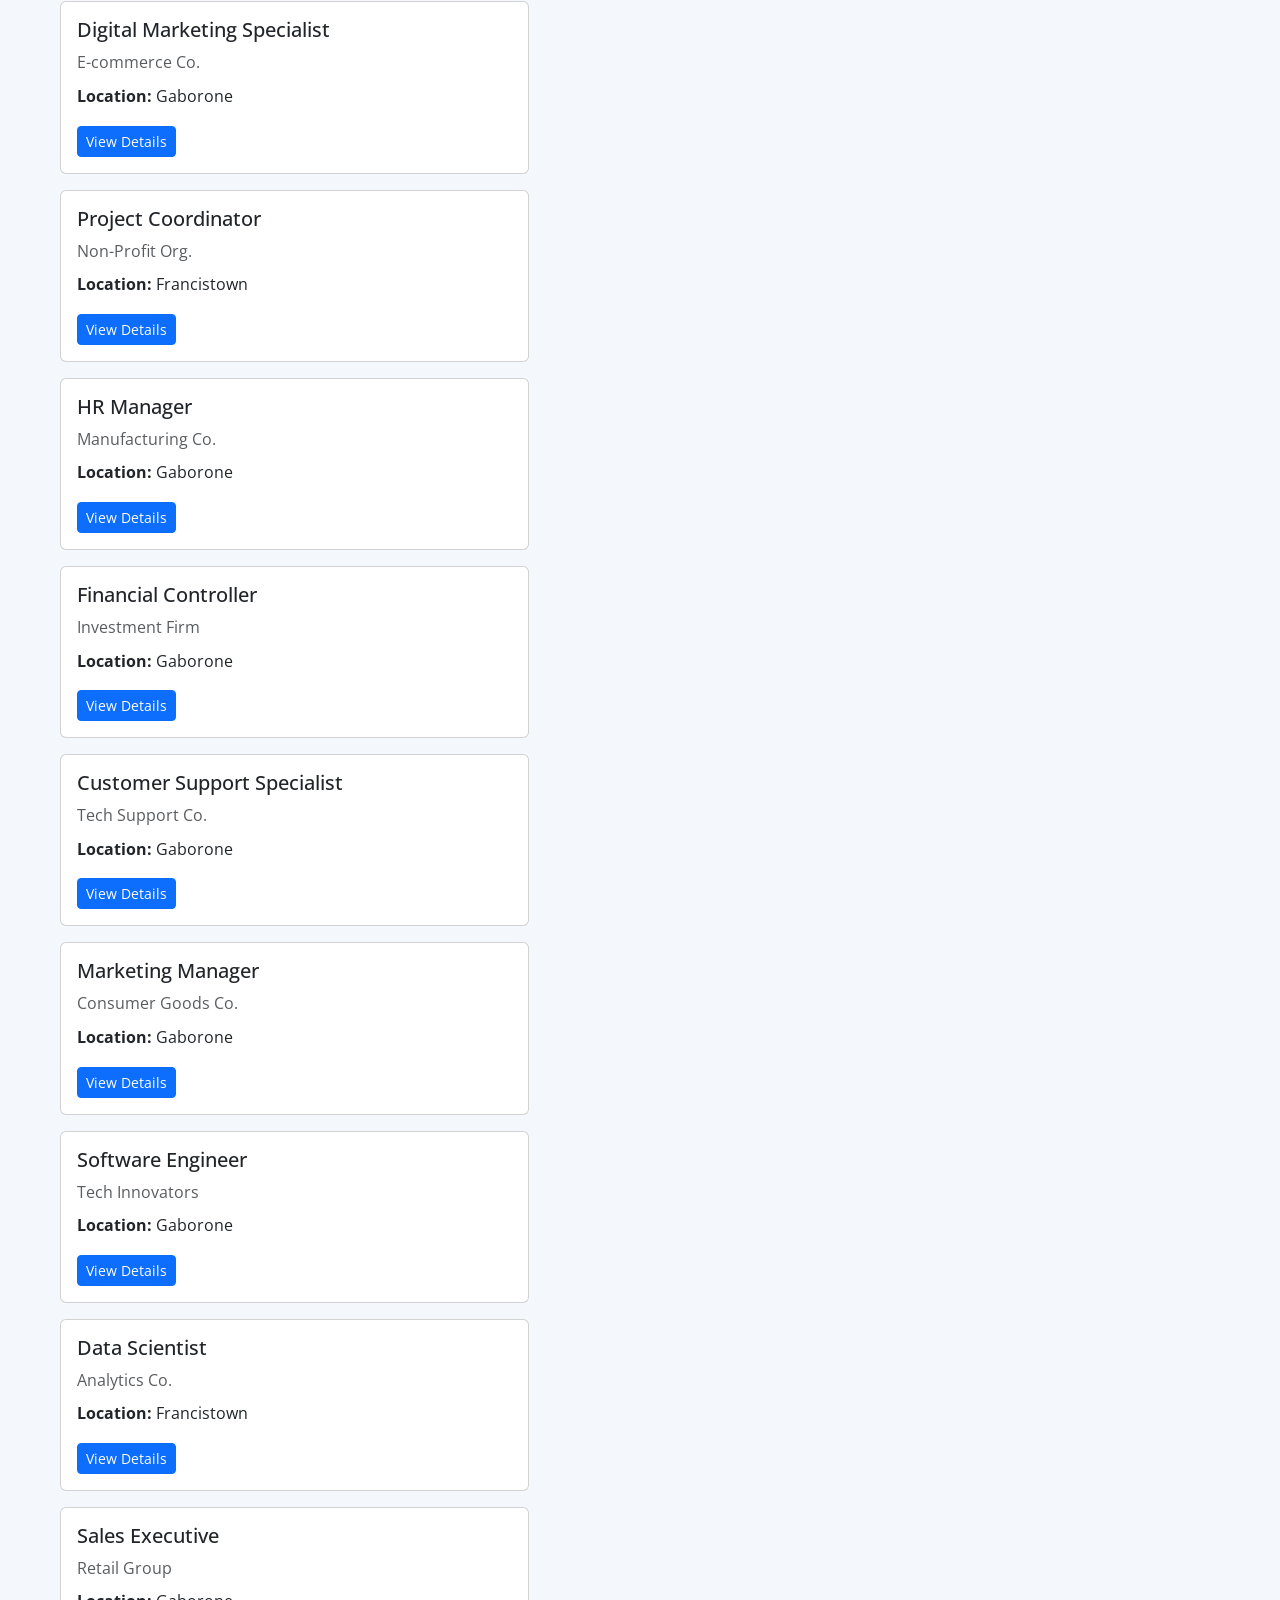
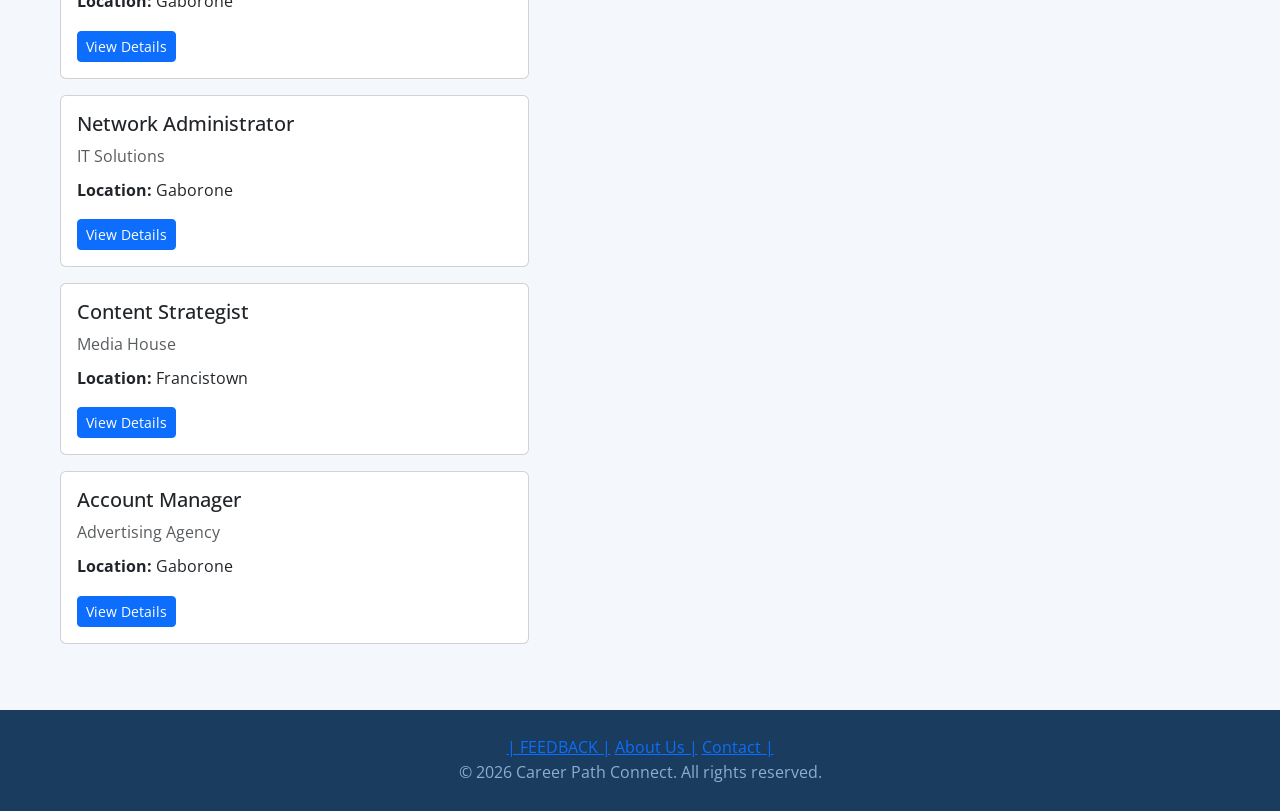
<file: job-vacancies.html>
<!DOCTYPE html>
<html lang="en">
<head>
    <meta charset="UTF-8">
    <meta name="viewport" content="width=device-width, initial-scale=1.0">
    <title>Job Vacancies - Career Path Connect</title>
    
    <link rel="icon" href="logo.png" type="image/png">
    <link href="https://cdn.jsdelivr.net/npm/bootstrap@5.3.2/dist/css/bootstrap.min.css" rel="stylesheet">
    <link href="https://fonts.googleapis.com/css2?family=Poppins:wght@400;600;700&family=Open+Sans:wght@400;500&display=swap" rel="stylesheet">
    <link rel="stylesheet" href="style.css">
</head>
<body>

    <!-- HEADER -->
    <header>
        <div class="container py-3">
            <div class="d-flex justify-content-between align-items-center">
                <div class="d-flex align-items-center gap-3">
                    <img src="logo.png" alt="Logo" class="site-logo-img" width="55" height="55">
                    <div class="site-logo">Career Path <span>Connect</span></div>
                </div>
                
                <nav class="navbar navbar-expand-lg">
                    <button class="navbar-toggler" type="button" data-bs-toggle="collapse" data-bs-target="#navMenu">
                        <span class="navbar-toggler-icon"></span>
                    </button>
                    <div class="collapse navbar-collapse" id="navMenu">
                        <ul class="navbar-nav ms-auto gap-3">
                            <li class="nav-item"><a class="nav-link" href="index.html">Home</a></li>
                            <li class="nav-item"><a class="nav-link active" href="job-vacancies.html">Job Vacancies</a></li>
                            <li class="nav-item"><a class="nav-link" href="new-job-listings.html">New Job Alerts</a></li>
                            <li class="nav-item"><a class="nav-link" href="post-Jobs.html">Post Jobs</a></li>
                            <li class="nav-item"><a class="nav-link" href="companies.html">Companies</a></li>
                            <li class="nav-item"><a class="nav-link" href="logIn.html">Log In</a></li>
                            <li class="nav-item"><a class="nav-link btn btn-warning px-4" href="register.html">Register</a></li>
                        </ul>
                    </div>
                </nav>
            </div>
        </div>
    </header>

    <div class="vacancies-container">
        <h1 class="vacancies-title">Job Vacancies</h1>

        <div class="category-section">
            <div class="category-label">Filter by Department:</div>
            <div class="category-buttons">
                <button class="category-btn active" onclick="filterCategory('all', this)">All Jobs</button>
                <button class="category-btn" onclick="filterCategory('technology', this)">Technology</button>
                <button class="category-btn" onclick="filterCategory('marketing', this)">Marketing</button>
                <button class="category-btn" onclick="filterCategory('management', this)">Management</button>
            </div>
        </div>

        <!-- Job Listings + Description Side by Side -->
        <div class="row">
            
            <!-- Left: Job Cards -->
            <div class="col-lg-5">
                <div class="job-cards-container" id="jobCards"></div>
            </div>

            <!-- Right: Job Description -->
            <div class="col-lg-7">
                <div class="job-detail-box" id="jobDetail">
                    <h3>Job Description In Detail</h3>
                    <p class="text-muted mt-5">Click on a job card to see full details here...</p>
                </div>
            </div>
        </div>
    </div>

    <!-- MOBILE DETAILS MODAL OVERLAY BOX -->
    <div class="modal fade" id="mobileJobModal" tabindex="-1" aria-hidden="true">
        <div class="modal-dialog modal-dialog-scrollable modal-fullscreen-md-down">
            <div class="modal-content" style="border-radius: 12px;">
                <div class="modal-header bg-light">
                    <h5 class="modal-title fw-bold" id="mobileModalTitle" style="color: #1a3c5e;">Job Details</h5>
                    <button type="button" class="btn-close" data-bs-dismiss="modal" aria-label="Close"></button>
                </div>
                <div class="modal-body p-4" id="mobileModalBody">
                    <!-- Dynamic Job Data Injected Here via Script -->
                </div>
            </div>
        </div>
    </div>

    <footer>
        <nav>
      <a href="feedbackpage.html">| FEEDBACK  |</a>
      <a href="About.html">About Us   |</a>
      <a href="contact.html">   Contact  |</a>
    </nav>
        <p>&copy; 2026 Career Path Connect. All rights reserved.</p>
    </footer>

    <script src="https://cdn.jsdelivr.net/npm/bootstrap@5.3.2/dist/js/bootstrap.bundle.min.js"></script>                                                                                                                                              
    <script>
        const jobs = [
            {
                title: "Software Developer",
                company: "Tech Corp Botswana",
                location: "Gaborone",
                salary: "P12,000",
                description: "We are looking for a passionate Software Developer to join our growing team.",
                qualification: "Bachelor's degree in Computer Science or related field.",
                experience: "2+ years",
                scarceSkill: "Proficiency in JavaScript and React.",
                category: "technology"
            },
            {
                title: "Data Analyst",
                company: "Finance Plus",
                location: "Francistown",
                salary: "P8,500",
                description: "Analyze financial data and create insightful reports.",
                qualification: "Bachelor's degree in Economics or related field.",
                experience: "3+ years",
                scarceSkill: "Proficiency in Python and SQL.",
                category: "technology"
            },
            {
                title: "Marketing Officer",
                company: "Botswana Telecom",
                location: "Gaborone",
                salary: "P10,000",
                description: "Develop marketing strategies to grow our customer base.",
                qualification: "Bachelor's degree in Marketing or related field.",
                experience: "2",
                scarceSkill: "Digital marketing expertise.",
                category: "marketing"
            },
            {
                title: "Project Manager",
                company: "Construction Co.",
                location: "Maun",
                salary: "P15,000",
                description: "Oversee construction projects from start to finish.",
                qualification: "Bachelor's degree in Civil Engineering or related field.",
                experience: "5+ years",
                scarceSkill: "PMP certification.",
                category: "management"
            },
            {
                title: "HR Specialist",
                company: "Retail Group",
                location: "Gaborone",
                salary: "P9,000",
                description: "Manage recruitment and employee relations.",
                qualification: "Bachelor's degree in Human Resources or related field.",
                experience: "3+ years",
                scarceSkill: "Experience with HRIS systems.",
                category: "management"
            },
            {
                title: "Financial Analyst",
                company: "Investment Firm",
                location: "Francistown",
                salary: "P11,000",
                description: "Evaluate financial data to assist in investment decisions.",
                qualification: "Bachelor's degree in Finance or related field.",
                experience: "4+ years",
                scarceSkill: "CFA Level 1 certification.",
                category: "management"
            },
            {
                title: "Customer Service Representative",
                company: "Airline Co.",
                location: "Gaborone",
                salary: "P7,000",
                description: "Provide excellent customer service to airline passengers.",
                qualification: "High school diploma or equivalent.",
                experience: "1+ year",
                scarceSkill: "Multilingual abilities.",
                category: "management"
            },
            {
                title: "Graphic Designer",
                company: "Advertising Agency",
                location: "Gaborone",
                salary: "P9,500",
                description: "Create visual concepts for advertising campaigns.",
                qualification: "Bachelor's degree in Graphic Design or related field.",
                experience: "2+ years",
                scarceSkill: "Proficiency in Adobe Creative Suite.",
                category: "marketing"
            },
            {
                title: "Sales Manager",
                company: "Automotive Dealer",
                location: "Maun",
                salary: "P13,000",
                description: "Lead the sales team to achieve targets.",
                qualification: "Bachelor's degree in Business or related field.",
                experience: "5+ years",
                scarceSkill: "Experience in automotive sales.",
                category: "management"
            },
            {
                title: "Network Engineer",
                company: "IT Solutions",
                location: "Gaborone",
                salary: "P12,500",
                description: "Design and maintain computer networks.",
                qualification: "Bachelor's degree in Information Technology or related field.",
                experience: "3+ years",
                scarceSkill: "Cisco certifications.",
                category: "technology"
            },
            {
                title: "Content Writer",
                company: "Media House",
                location: "Francistown",
                salary: "P8,000",
                description: "Create engaging content for various platforms.",
                qualification: "Bachelor's degree in Journalism or related field.",
                experience: "2+ years",
                scarceSkill: "SEO writing skills.",
                category: "marketing"
            },
            {
                title: "Accountant",
                company: "Accounting Firm",
                location: "Gaborone",
                salary: "P10,500",
                description: "Manage financial records and prepare reports.",
                qualification: "Bachelor's degree in Accounting or related field.",
                experience: "4+ years",
                scarceSkill: "Experience with accounting software.",
                category: "management"
            },
            {
                title: "Operations Manager",
                company: "Logistics Co.",
                location: "Maun",
                salary: "P14,000",
                description: "Oversee daily operations and improve efficiency.",
                qualification: "Bachelor's degree in Business or related field.",
                experience: "5+ years",
                scarceSkill: "Experience in logistics management.",
                category: "management"
            },
            {
                title: "UX Designer",
                company: "Tech Start-up",
                location: "Gaborone",
                salary: "P11,000",
                description: "Design user-friendly interfaces for our applications.",
                qualification: "Bachelor's degree in Design or related field.",
                experience: "2+ years",
                scarceSkill: "Proficiency in UX design tools.",
                category: "technology"
            },
            {
                title: "Business Analyst",
                company: "Consulting Firm",
                location: "Gaborone",
                salary: "P12,000",
                description: "Analyze business processes and provide insights for improvement.",
                qualification: "Bachelor's degree in Business or related field.",
                experience: "3+ years",
                scarceSkill: "Proficiency in data analysis tools.",
                category: "management"
            },
            {
                title: "Digital Marketing Specialist",
                company: "E-commerce Co.",
                location: "Gaborone",
                salary: "P10,000",
                description: "Develop and execute digital marketing campaigns.",
                qualification: "Bachelor's degree in Marketing or related field.",
                experience: "2+ years",
                scarceSkill: "Experience with social media advertising.",
                category: "marketing"
            },
            {
                title: "Project Coordinator",
                company: "Non-Profit Org.",
                location: "Francistown",
                salary: "P9,000",
                description: "Coordinate projects and manage timelines.",
                qualification: "Bachelor's degree in Project Management or related field.",
                experience: "2+ years",
                scarceSkill: "Experience with project management software.",
                category: "management"
            },
            {
                title: "HR Manager",
                company: "Manufacturing Co.",
                location: "Gaborone",
                salary: "P13,000",
                description: "Manage HR functions and employee relations.",
                qualification: "Bachelor's degree in Human Resources or related field.",
                experience: "5+ years",
                scarceSkill: "Experience in labor law compliance.",
                category: "management"
            },
            {
                title: "Financial Controller",
                company: "Investment Firm",
                location: "Gaborone",
                salary: "P15,000",
                description: "Oversee financial operations and reporting.",
                qualification: "Bachelor's degree in Finance or related field.",
                experience: "7+ years",
                scarceSkill: "CFA certification.",
                category: "management"
            },
            {
                title: "Customer Support Specialist",
                company: "Tech Support Co.",
                location: "Gaborone",
                salary: "P8,500",
                description: "Provide technical support to customers.",
                qualification: "High school diploma or equivalent.",
                experience: "1+ year",
                scarceSkill: "Technical troubleshooting skills.",
                category: "technology"
            },
            {
                title: "Marketing Manager",
                company: "Consumer Goods Co.",
                location: "Gaborone",
                salary: "P12,000",
                description: "Lead marketing initiatives and campaigns.",
                qualification: "Bachelor's degree in Marketing or related field.",
                experience: "5+ years",
                scarceSkill: "Proven track record in brand management.",
                category: "marketing"
            },
            {
                title: "Software Engineer",
                company: "Tech Innovators",
                location: "Gaborone",
                salary: "P14,000",
                description: "Design and develop software solutions.",
                qualification: "Bachelor's degree in Computer Science or related field.",
                experience: "3+ years",
                scarceSkill: "Experience with cloud technologies.",
                category: "technology"
            },
            {
                title: "Data Scientist",
                company: "Analytics Co.",
                location: "Francistown",
                salary: "P13,000",
                description: "Analyze complex data sets to drive business decisions.",
                qualification: "Bachelor's degree in Data Science or related field.",
                experience: "3+ years",
                scarceSkill: "Proficiency in machine learning algorithms.",
                category: "technology"
            },
            {
                title: "Sales Executive",
                company: "Retail Group",
                location: "Gaborone",
                salary: "P9,000",
                description: "Drive sales and build customer relationships.",
                qualification: "Bachelor's degree in Business or related field.",
                experience: "2+ years",
                scarceSkill: "Strong negotiation skills.",
                category: "marketing"
            },
            {
                title: "Network Administrator",
                company: "IT Solutions",
                location: "Gaborone",
                salary: "P11,000",
                description: "Maintain and troubleshoot computer networks.",
                qualification: "Bachelor's degree in Information Technology or related field.",
                experience: "3+ years",
                scarceSkill: "Experience with network security.",
                category: "technology"
            },
            {
                title: "Content Strategist",
                company: "Media House",
                location: "Francistown",
                salary: "P9,500",
                description: "Develop content strategies to engage audiences.",
                qualification: "Bachelor's degree in Communications or related field.",
                experience: "2+ years",
                scarceSkill: "Experience with content management systems.",
                category: "marketing"
            },
            {
                title: "Account Manager",
                company: "Advertising Agency",
                location: "Gaborone",
                salary: "P10,000",
                description: "Manage client accounts and ensure satisfaction.",
                qualification: "Bachelor's degree in Business or related field.",
                experience: "3+ years",
                scarceSkill: "Strong interpersonal skills.",
                category: "marketing"
            }
        ];

        let currentCategory = 'all';

        function displayJobs(categoryFilter = 'all') {
            const container = document.getElementById('jobCards');
            container.innerHTML = '';

            jobs.forEach((job, index) => {
                if (categoryFilter !== 'all' && job.category !== categoryFilter) {
                    return; 
                }

                const cardHTML = `
                    <div class="card mb-3 job-card">
                        <div class="card-body">
                            <h5>${job.title}</h5>
                            <p class="text-muted mb-2">${job.company}</p>
                            <p class="mb-3"><strong>Location:</strong> ${job.location}</p>
                            <button class="btn btn-primary btn-sm" onclick="showJobDetail(${index})">
                                View Details
                            </button>
                        </div>
                    </div>
                `;
                container.innerHTML += cardHTML;
            });
        }

        function showJobDetail(index) {
            const job = jobs[index];
            const targetUrl = `apply.html?job=${encodeURIComponent(job.title)}&company=${encodeURIComponent(job.company)}`;
            
            // Layout blueprint structure
            const completeJobHTML = `
                <div class="text-start">
                    <h4>${job.title}</h4>
                    <p><strong>Company:</strong> ${job.company}</p>
                    <p><strong>Location:</strong> ${job.location}</p>
                    <p><strong>Salary:</strong> ${job.salary} per month</p>
                    <p><strong>Qualification:</strong> ${job.qualification}</p>
                    <p><strong>Experience:</strong> ${job.experience} years</p>
                    <p><strong>Scarce-skill:</strong> ${job.scarceSkill}</p>
                    <hr>
                    <h5>Job Description</h5>
                    <p>${job.description}</p>
                    <button class="btn btn-success mt-4 w-100" onclick="window.location.href='${targetUrl}'">Apply Now</button>
                </div>
            `;

            // DUAL-VIEW SCREEN ROUTER
            if (window.innerWidth < 992) {
                // For Mobile view screen space sizes: Injects data and triggers popup modal box
                document.getElementById('mobileModalBody').innerHTML = completeJobHTML;
                
                const mobileModal = new bootstrap.Modal(document.getElementById('mobileJobModal'));
                mobileModal.show();
            } else {
                // For Desktop space sizes: Places content on right-side details panel context normally
                document.getElementById('jobDetail').innerHTML = completeJobHTML;
            }
        }

        function filterCategory(category, buttonElement) {
            currentCategory = category;

            const buttons = document.querySelectorAll('.category-btn');
            buttons.forEach(btn => btn.classList.remove('active'));
            buttonElement.classList.add('active');

            document.getElementById('jobDetail').innerHTML = `
                <h3>Job Description In Detail</h3>
                <p class="text-muted mt-5">Click on a job card to see full details here...</p>
            `;

            displayJobs(category);
        }

        window.onload = function() {
            displayJobs('all');
        };
    </script>
</body>
</html>
</file>
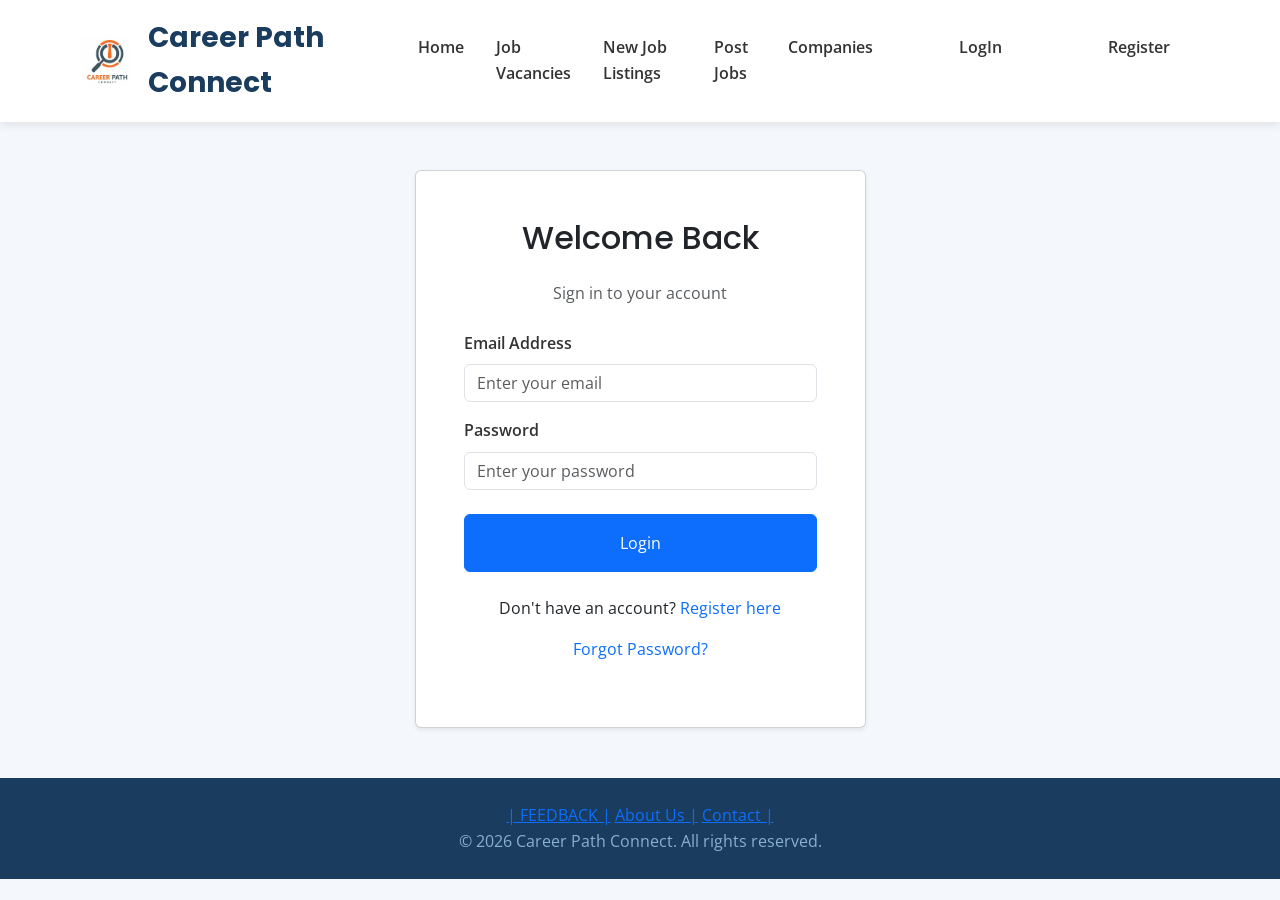
<file: logIn.html>
<!DOCTYPE html>
<html lang="en">
<head>
    <meta charset="UTF-8">
    <meta name="viewport" content="width=device-width, initial-scale=1.0">
    <title>Login - Career Path Connect</title>

    <link rel="icon" href="logo.png" type="image/png">
    <link href="https://cdn.jsdelivr.net/npm/bootstrap@5.3.2/dist/css/bootstrap.min.css" rel="stylesheet">
    <link href="https://fonts.googleapis.com/css2?family=Poppins:wght@400;600;700&family=Open+Sans:wght@400;500&display=swap" rel="stylesheet">
    <link rel="stylesheet" href="style.css">
</head>
<body>

    <header>
        <div class="container py-3">
            <div class="d-flex justify-content-between align-items-center">

                <!-- Logo + Image -->
                <div class="d-flex align-items-center gap-3">
                    <img src="logo.png" alt="Career Path Connect Logo" width="50" height="50">
                    <div class="site-logo">Career Path <span>Connect</span></div>
                </div>

                <!-- Navigation -->
                <nav class="navbar navbar-expand-lg">
                    <button class="navbar-toggler" type="button" data-bs-toggle="collapse" data-bs-target="#navMenu">
                        <span class="navbar-toggler-icon"></span>
                    </button>

                   <div class="collapse navbar-collapse" id="navMenu">
                        <ul class="navbar-nav ms-auto gap-3">

                            <!-- Main Menu Navigation links -->
                            <li class="nav-item"><a class="nav-link" href="index.html">Home</a></li>
                            <li class="nav-item"><a class="nav-link" href="job-vacancies.html">Job Vacancies</a></li>
                            <li class="nav-item"><a class="nav-link" href="new-job-listings.html">New Job Listings</a></li>
                            <li class="nav-item"><a class="nav-link" href="post-Jobs.html">Post Jobs</a></li>
                            <li class="nav-item"><a class="nav-link" href="companies.html">Companies</a></li>

                            <!-- Login & Register - pushed to the right using CSS -->
                            <li class="nav-item auth-group">
                                <a class="nav-link" href="logIn.html">LogIn</a>
                            </li>
                            <li class="nav-item auth-group">
                                <a class="nav-link btn btn-warning px-4" href="Pages/register.html">Register</a>
                            </li>
                          </ul>
                    </div>
                </nav>
            </div>
        </div>
    </header>
    <!-- LOGIN SECTION -->
    <div class="container my-5">
        <div class="row justify-content-center">
            <div class="col-md-5">
                <div class="card shadow-sm">
                    <div class="card-body p-5">
                        <h2 class="text-center mb-4">Welcome Back</h2>
                        <p class="text-center text-muted mb-4">Sign in to your account</p>

                        <form>
                            <div class="mb-3">
                                <label class="form-label">Email Address</label>
                                <input type="email" class="form-control" placeholder="Enter your email">
                            </div>
                            <div class="mb-4">
                                <label class="form-label">Password</label>
                                <input type="password" class="form-control" placeholder="Enter your password">
                            </div>

                            <button type="submit" class="btn btn-primary w-100 py-3">Login</button>
                        </form>

                        <div class="text-center mt-4">
                            <p>Don't have an account?
                                <a href="Pages/register.html" class="text-decoration-none">Register here</a>
                            </p>
                            <p><a href="#" class="text-decoration-none">Forgot Password?</a></p>
                        </div>
                    </div>
                </div>
            </div>
        </div>
    </div>

    <footer>
        <nav>
      <a href="feedbackpage.html">| FEEDBACK  |</a>
      <a href="About.html">About Us   |</a>
      <a href="contact.html">   Contact  |</a>
    </nav>
        <p>&copy; 2026 Career Path Connect. All rights reserved.</p>
    </footer>

    <script src="https://cdn.jsdelivr.net/npm/bootstrap@5.3.2/dist/js/bootstrap.bundle.min.js"></script>
</body>
</html>
</file>
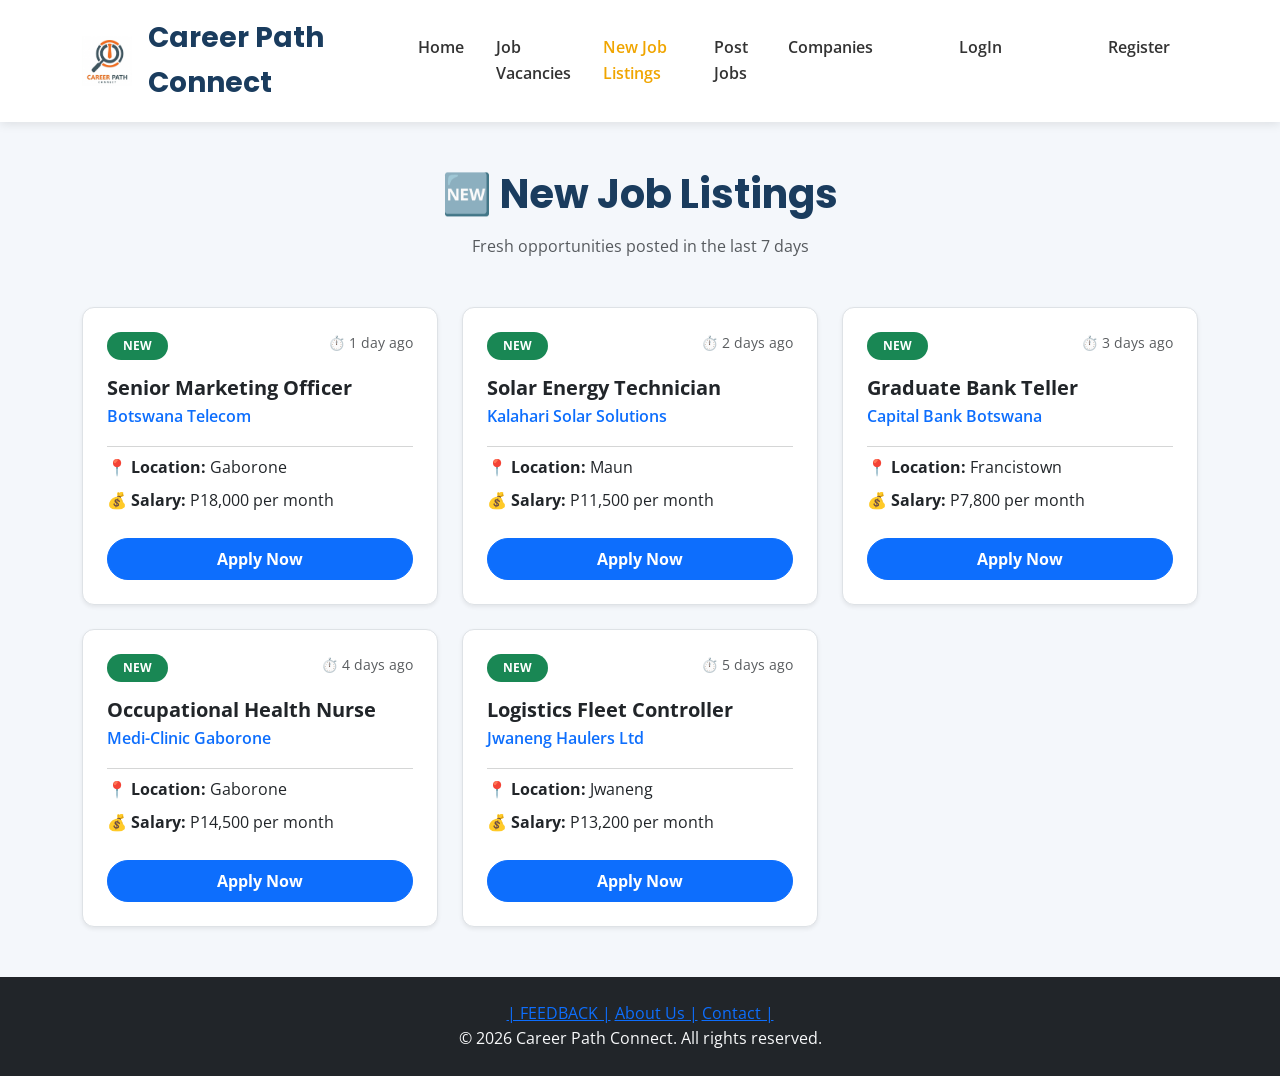
<file: new-job-listings.html>
<!DOCTYPE html>
<html lang="en">
<head>
    <meta charset="UTF-8">
    <meta name="viewport" content="width=device-width, initial-scale=1.0">
    <title>Career Path Connect</title>

    <link rel="icon" href="logo.png" type="image/png">
    <link href="https://cdn.jsdelivr.net/npm/bootstrap@5.3.2/dist/css/bootstrap.min.css" rel="stylesheet">
    <link href="https://fonts.googleapis.com/css2?family=Poppins:wght@400;600;700&family=Open+Sans:wght@400;500&display=swap" rel="stylesheet">

    <link rel="stylesheet" href="style.css">
</head>
<body>

    <header>
        <div class="container py-3">
            <div class="d-flex justify-content-between align-items-center">

                <div class="d-flex align-items-center gap-3">
                    <img src="logo.png" alt="Career Path Connect Logo" width="50" height="50">
                    <div class="site-logo">Career Path <span>Connect</span></div>
                </div>

                <nav class="navbar navbar-expand-lg">
                    <button class="navbar-toggler" type="button" data-bs-toggle="collapse" data-bs-target="#navMenu">
                        <span class="navbar-toggler-icon"></span>
                    </button>

                   <div class="collapse navbar-collapse" id="navMenu">
                        <ul class="navbar-nav ms-auto gap-3">
                            <li class="nav-item"><a class="nav-link" href="index.html">Home</a></li>
                            <li class="nav-item"><a class="nav-link" href="job-vacancies.html">Job Vacancies</a></li>
                            <li class="nav-item"><a class="nav-link active" href="new-job-listings.html">New Job Listings</a></li>
                            <li class="nav-item"><a class="nav-link" href="post-Jobs.html">Post Jobs</a></li>
                            <li class="nav-item"><a class="nav-link" href="companies.html">Companies</a></li>

                            <li class="nav-item auth-group">
                                <a class="nav-link" href="logIn.html">LogIn</a>
                            </li>
                            <li class="nav-item auth-group">
                                <a class="nav-link btn btn-warning px-4" href="Pages/register.html">Register</a>
                            </li>
                        </ul>
                    </div>
                </nav>
            </div>
        </div>
    </header>

    <div class="container my-5">
        <h1 class="text-center mb-3 fw-bold" style="color: #1a3c5e; font-family: 'Poppins', sans-serif;">🆕 New Job Listings</h1>
        <p class="text-center text-muted mb-5">Fresh opportunities posted in the last 7 days</p>
        
        <div class="row g-4">
            
            <div class="col-12 col-md-6 col-lg-4">
                <div class="card h-100 shadow-sm border" style="border-radius: 12px; overflow: hidden;">
                    <div class="card-body p-4">
                        <div class="d-flex justify-content-between align-items-start mb-3">
                            <span class="badge bg-success px-3 py-2 rounded-pill">NEW</span>
                            <span class="text-muted small">⏱️ 1 day ago</span>
                        </div>
                        <h5 class="fw-bold text-dark mb-1">Senior Marketing Officer</h5>
                        <p class="text-primary fw-semibold mb-3">Botswana Telecom</p>
                        <hr class="text-muted my-2">
                        <p class="mb-2"><strong>📍 Location:</strong> Gaborone</p>
                        <p class="mb-0"><strong>💰 Salary:</strong> P18,000 per month</p>
                    </div>
                    <div class="card-footer bg-transparent border-0 p-4 pt-0">
                        <a href="apply.html?job=Senior%20Marketing%20Officer&company=Botswana%20Telecom" class="btn btn-primary w-100 py-2 rounded-pill fw-bold">Apply Now</a>
                    </div>
                </div>
            </div>

            <div class="col-12 col-md-6 col-lg-4">
                <div class="card h-100 shadow-sm border" style="border-radius: 12px; overflow: hidden;">
                    <div class="card-body p-4">
                        <div class="d-flex justify-content-between align-items-start mb-3">
                            <span class="badge bg-success px-3 py-2 rounded-pill">NEW</span>
                            <span class="text-muted small">⏱️ 2 days ago</span>
                        </div>
                        <h5 class="fw-bold text-dark mb-1">Solar Energy Technician</h5>
                        <p class="text-primary fw-semibold mb-3">Kalahari Solar Solutions</p>
                        <hr class="text-muted my-2">
                        <p class="mb-2"><strong>📍 Location:</strong> Maun</p>
                        <p class="mb-0"><strong>💰 Salary:</strong> P11,500 per month</p>
                    </div>
                    <div class="card-footer bg-transparent border-0 p-4 pt-0">
                        <a href="apply.html?job=Solar%20Energy%20Technician&company=Kalahari%20Solar%20Solutions" class="btn btn-primary w-100 py-2 rounded-pill fw-bold">Apply Now</a>
                    </div>
                </div>
            </div>

            <div class="col-12 col-md-6 col-lg-4">
                <div class="card h-100 shadow-sm border" style="border-radius: 12px; overflow: hidden;">
                    <div class="card-body p-4">
                        <div class="d-flex justify-content-between align-items-start mb-3">
                            <span class="badge bg-success px-3 py-2 rounded-pill">NEW</span>
                            <span class="text-muted small">⏱️ 3 days ago</span>
                        </div>
                        <h5 class="fw-bold text-dark mb-1">Graduate Bank Teller</h5>
                        <p class="text-primary fw-semibold mb-3">Capital Bank Botswana</p>
                        <hr class="text-muted my-2">
                        <p class="mb-2"><strong>📍 Location:</strong> Francistown</p>
                        <p class="mb-0"><strong>💰 Salary:</strong> P7,800 per month</p>
                    </div>
                    <div class="card-footer bg-transparent border-0 p-4 pt-0">
                        <a href="apply.html?job=Graduate%20Bank%20Teller&company=Capital%20Bank%20Botswana" class="btn btn-primary w-100 py-2 rounded-pill fw-bold">Apply Now</a>
                    </div>
                </div>
            </div>

            <div class="col-12 col-md-6 col-lg-4">
                <div class="card h-100 shadow-sm border" style="border-radius: 12px; overflow: hidden;">
                    <div class="card-body p-4">
                        <div class="d-flex justify-content-between align-items-start mb-3">
                            <span class="badge bg-success px-3 py-2 rounded-pill">NEW</span>
                            <span class="text-muted small">⏱️ 4 days ago</span>
                        </div>
                        <h5 class="fw-bold text-dark mb-1">Occupational Health Nurse</h5>
                        <p class="text-primary fw-semibold mb-3">Medi-Clinic Gaborone</p>
                        <hr class="text-muted my-2">
                        <p class="mb-2"><strong>📍 Location:</strong> Gaborone</p>
                        <p class="mb-0"><strong>💰 Salary:</strong> P14,500 per month</p>
                    </div>
                    <div class="card-footer bg-transparent border-0 p-4 pt-0">
                        <a href="apply.html?job=Occupational%20Health%20Nurse&company=Medi-Clinic%20Gaborone" class="btn btn-primary w-100 py-2 rounded-pill fw-bold">Apply Now</a>
                    </div>
                </div>
            </div>

            <div class="col-12 col-md-6 col-lg-4">
                <div class="card h-100 shadow-sm border" style="border-radius: 12px; overflow: hidden;">
                    <div class="card-body p-4">
                        <div class="d-flex justify-content-between align-items-start mb-3">
                            <span class="badge bg-success px-3 py-2 rounded-pill">NEW</span>
                            <span class="text-muted small">⏱️ 5 days ago</span>
                        </div>
                        <h5 class="fw-bold text-dark mb-1">Logistics Fleet Controller</h5>
                        <p class="text-primary fw-semibold mb-3">Jwaneng Haulers Ltd</p>
                        <hr class="text-muted my-2">
                        <p class="mb-2"><strong>📍 Location:</strong> Jwaneng</p>
                        <p class="mb-0"><strong>💰 Salary:</strong> P13,200 per month</p>
                    </div>
                    <div class="card-footer bg-transparent border-0 p-4 pt-0">
                        <a href="apply.html?job=Logistics%20Fleet%20Controller&company=Jwaneng%20Haulers%20Ltd" class="btn btn-primary w-100 py-2 rounded-pill fw-bold">Apply Now</a>
                    </div>
                </div>
            </div>

        </div>
    </div>

    <footer class="bg-dark text-light text-center py-4">
        <nav>
      <a href="feedbackpage.html">| FEEDBACK  |</a>
      <a href="About.html">About Us   |</a>
      <a href="contact.html">   Contact  |</a>
    </nav>
        <p class="mb-0">&copy; 2026 Career Path Connect. All rights reserved.</p>
    </footer>

    <script src="https://cdn.jsdelivr.net/npm/bootstrap@5.3.2/dist/js/bootstrap.bundle.min.js"></script>
</body>
</html>
</file>
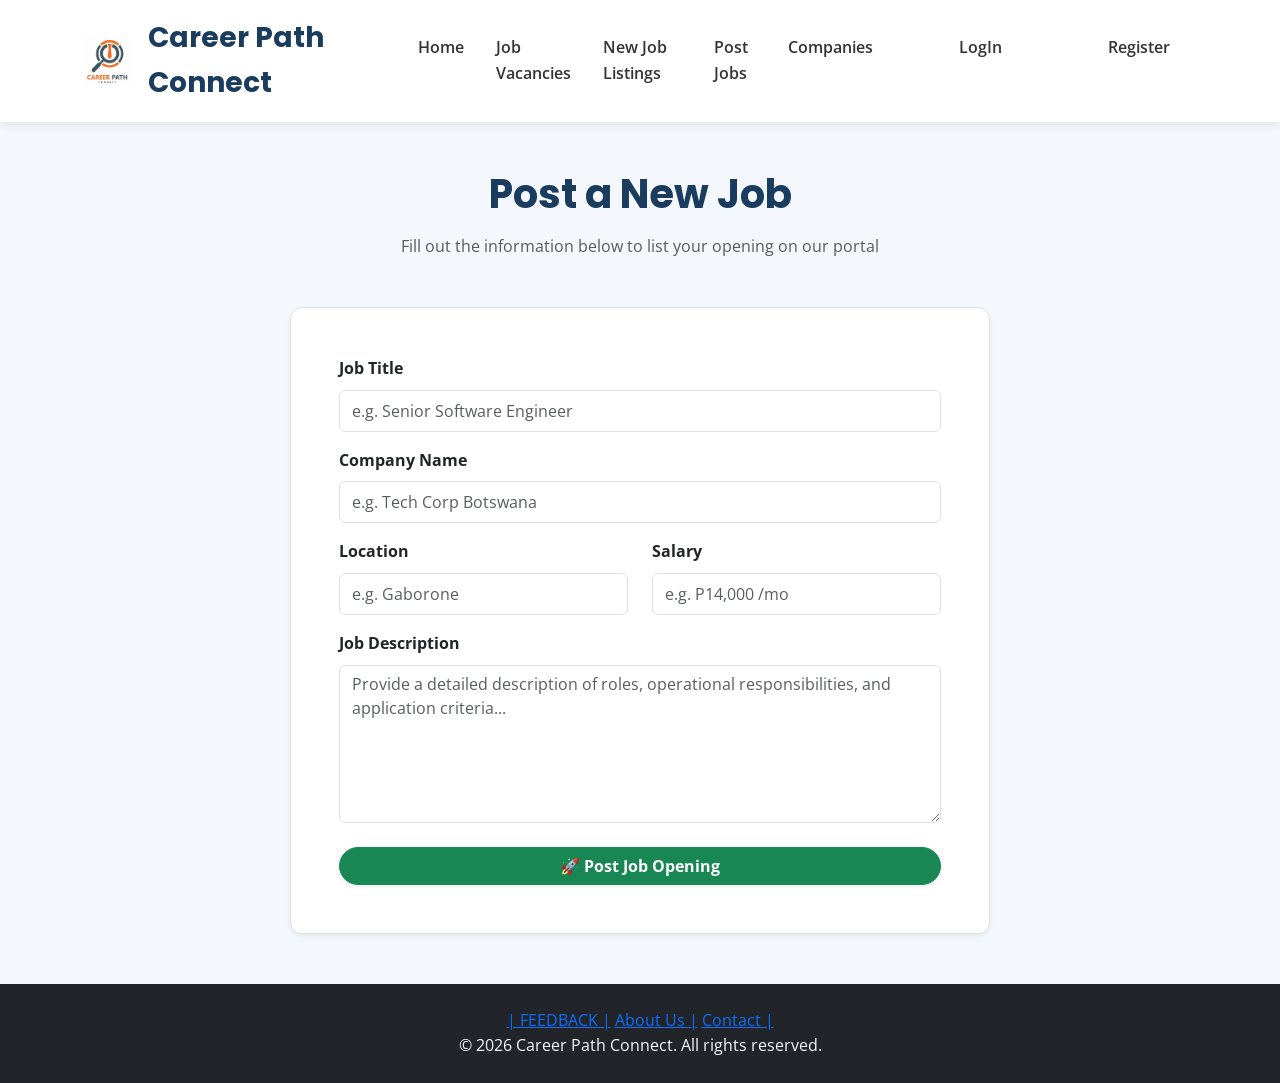
<file: Post-Jobs.html>
<!DOCTYPE html>
<html lang="en">
<head>
    <meta charset="UTF-8">
    <meta name="viewport" content="width=device-width, initial-scale=1.0">
    <title>Career Path Connect</title>

    <!-- Favicon (shows on browser tab) -->
    <link rel="icon" href="logo.png" type="image/png">
    <!-- Bootstrap -->
    <link href="https://cdn.jsdelivr.net/npm/bootstrap@5.3.2/dist/css/bootstrap.min.css" rel="stylesheet">
    <!-- Google Fonts -->
    <link href="https://fonts.googleapis.com/css2?family=Poppins:wght@400;600;700&family=Open+Sans:wght@400;500&display=swap" rel="stylesheet">

    <link rel="stylesheet" href="style.css">

</head>
<body>

    <!-- HEADER -->
    <header>
        <div class="container py-3">
            <div class="d-flex justify-content-between align-items-center">

                <!-- Logo + Image -->
                <div class="d-flex align-items-center gap-3">
                    <img src="logo.png" alt="Career Path Connect Logo" width="50" height="50">
                    <div class="site-logo">Career Path <span>Connect</span></div>
                </div>

                <!-- Navigation -->
                <nav class="navbar navbar-expand-lg">
                    <button class="navbar-toggler" type="button" data-bs-toggle="collapse" data-bs-target="#navMenu">
                        <span class="navbar-toggler-icon"></span>
                    </button>

                   <div class="collapse navbar-collapse" id="navMenu">
                        <ul class="navbar-nav ms-auto gap-3">

                            <!-- Main Menu Navigation links -->
                            <li class="nav-item"><a class="nav-link" href="index.html">Home</a></li>
                            <li class="nav-item"><a class="nav-link" href="job-vacancies.html">Job Vacancies</a></li>
                            <li class="nav-item"><a class="nav-link" href="new-job-listings.html">New Job Listings</a></li>
                            <li class="nav-item"><a class="nav-link" href="post-Jobs.html">Post Jobs</a></li>
                            <li class="nav-item"><a class="nav-link" href="companies.html">Companies</a></li>

                            <!-- Login & Register - pushed to the right using CSS -->
                            <li class="nav-item auth-group">
                                <a class="nav-link" href="logIn.html">LogIn</a>
                            </li>
                            <li class="nav-item auth-group">
                                <a class="nav-link btn btn-warning px-4" href="Pages/register.html">Register</a>
                            </li>
                          </ul>
                    </div>
                </nav>
            </div>
        </div>
    </header>

    <div class="container my-5">
        <h1 class="text-center mb-3 fw-bold" style="color: #1a3c5e; font-family: 'Poppins', sans-serif;">Post a New Job</h1>
        <p class="text-center text-muted mb-5">Fill out the information below to list your opening on our portal</p>
        
        <div class="card mx-auto shadow-sm border" style="max-width: 700px; border-radius: 12px; overflow: hidden;">
            <div class="card-body p-5">
                <form>
                    <div class="mb-3">
                        <label class="form-label fw-bold text-dark">Job Title</label>
                        <input type="text" class="form-control py-2" placeholder="e.g. Senior Software Engineer" required>
                    </div>
                    
                    <div class="mb-3">
                        <label class="form-label fw-bold text-dark">Company Name</label>
                        <input type="text" class="form-control py-2" placeholder="e.g. Tech Corp Botswana" required>
                    </div>
                    
                    <div class="row">
                        <div class="col-md-6 mb-3">
                            <label class="form-label fw-bold text-dark">Location</label>
                            <input type="text" class="form-control py-2" placeholder="e.g. Gaborone" required>
                        </div>
                        <div class="col-md-6 mb-3">
                            <label class="form-label fw-bold text-dark">Salary</label>
                            <input type="text" class="form-control py-2" placeholder="e.g. P14,000 /mo" required>
                        </div>
                    </div>
                    
                    <div class="mb-4">
                        <label class="form-label fw-bold text-dark">Job Description</label>
                        <textarea class="form-control" rows="6" placeholder="Provide a detailed description of roles, operational responsibilities, and application criteria..." required></textarea>
                    </div>
                    
                    <button type="submit" class="btn btn-success w-100 py-2.5 rounded-pill fw-bold shadow-sm">🚀 Post Job Opening</button>
                </form>
            </div>
        </div>
    </div>

    <footer class="bg-dark text-light text-center py-4">
        <nav>
      <a href="feedbackpage.html">| FEEDBACK  |</a>
      <a href="About.html">About Us   |</a>
      <a href="Contact.html">   Contact  |</a>
    </nav>
        <p class="mb-0">&copy; 2026 Career Path Connect. All rights reserved.</p>
    </footer>

    <script src="https://cdn.jsdelivr.net/npm/bootstrap@5.3.2/dist/js/bootstrap.bundle.min.js"></script>
</body>
</html>
</file>
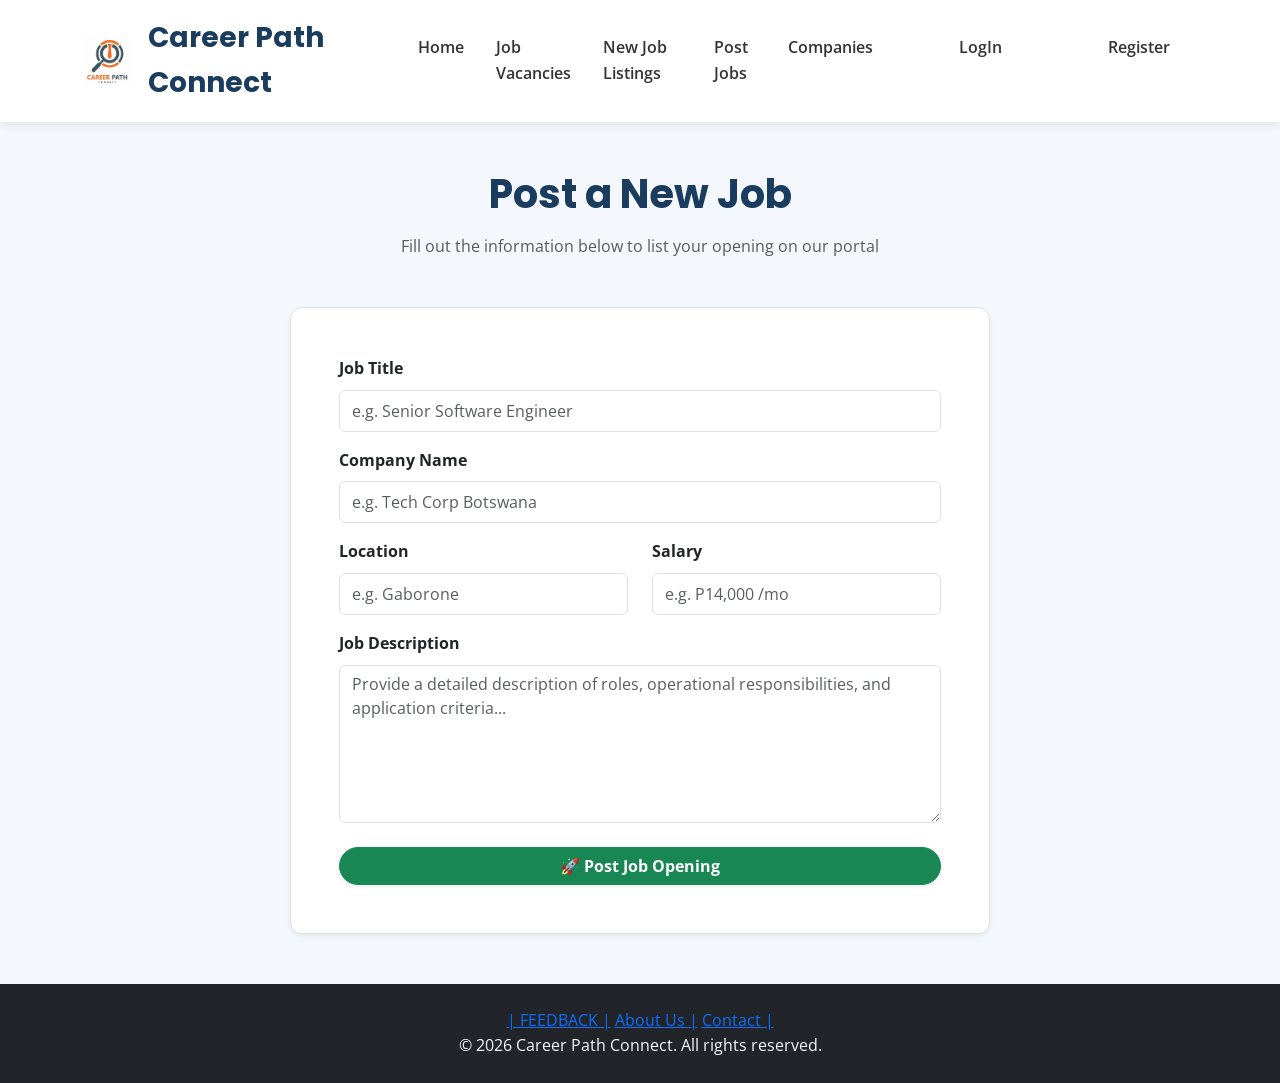
<file: post-Jobs.html>
<!DOCTYPE html>
<html lang="en">
<head>
    <meta charset="UTF-8">
    <meta name="viewport" content="width=device-width, initial-scale=1.0">
    <title>Career Path Connect</title>

    <!-- Favicon (shows on browser tab) -->
    <link rel="icon" href="logo.png" type="image/png">
    <!-- Bootstrap -->
    <link href="https://cdn.jsdelivr.net/npm/bootstrap@5.3.2/dist/css/bootstrap.min.css" rel="stylesheet">
    <!-- Google Fonts -->
    <link href="https://fonts.googleapis.com/css2?family=Poppins:wght@400;600;700&family=Open+Sans:wght@400;500&display=swap" rel="stylesheet">

    <link rel="stylesheet" href="style.css">

</head>
<body>

    <!-- HEADER -->
    <header>
        <div class="container py-3">
            <div class="d-flex justify-content-between align-items-center">

                <!-- Logo + Image -->
                <div class="d-flex align-items-center gap-3">
                    <img src="logo.png" alt="Career Path Connect Logo" width="50" height="50">
                    <div class="site-logo">Career Path <span>Connect</span></div>
                </div>

                <!-- Navigation -->
                <nav class="navbar navbar-expand-lg">
                    <button class="navbar-toggler" type="button" data-bs-toggle="collapse" data-bs-target="#navMenu">
                        <span class="navbar-toggler-icon"></span>
                    </button>

                   <div class="collapse navbar-collapse" id="navMenu">
                        <ul class="navbar-nav ms-auto gap-3">

                            <!-- Main Menu Navigation links -->
                            <li class="nav-item"><a class="nav-link" href="index.html">Home</a></li>
                            <li class="nav-item"><a class="nav-link" href="job-vacancies.html">Job Vacancies</a></li>
                            <li class="nav-item"><a class="nav-link" href="new-job-listings.html">New Job Listings</a></li>
                            <li class="nav-item"><a class="nav-link" href="post-Jobs.html">Post Jobs</a></li>
                            <li class="nav-item"><a class="nav-link" href="companies.html">Companies</a></li>

                            <!-- Login & Register - pushed to the right using CSS -->
                            <li class="nav-item auth-group">
                                <a class="nav-link" href="logIn.html">LogIn</a>
                            </li>
                            <li class="nav-item auth-group">
                                <a class="nav-link btn btn-warning px-4" href="Pages/register.html">Register</a>
                            </li>
                          </ul>
                    </div>
                </nav>
            </div>
        </div>
    </header>

    <div class="container my-5">
        <h1 class="text-center mb-3 fw-bold" style="color: #1a3c5e; font-family: 'Poppins', sans-serif;">Post a New Job</h1>
        <p class="text-center text-muted mb-5">Fill out the information below to list your opening on our portal</p>
        
        <div class="card mx-auto shadow-sm border" style="max-width: 700px; border-radius: 12px; overflow: hidden;">
            <div class="card-body p-5">
                <form>
                    <div class="mb-3">
                        <label class="form-label fw-bold text-dark">Job Title</label>
                        <input type="text" class="form-control py-2" placeholder="e.g. Senior Software Engineer" required>
                    </div>
                    
                    <div class="mb-3">
                        <label class="form-label fw-bold text-dark">Company Name</label>
                        <input type="text" class="form-control py-2" placeholder="e.g. Tech Corp Botswana" required>
                    </div>
                    
                    <div class="row">
                        <div class="col-md-6 mb-3">
                            <label class="form-label fw-bold text-dark">Location</label>
                            <input type="text" class="form-control py-2" placeholder="e.g. Gaborone" required>
                        </div>
                        <div class="col-md-6 mb-3">
                            <label class="form-label fw-bold text-dark">Salary</label>
                            <input type="text" class="form-control py-2" placeholder="e.g. P14,000 /mo" required>
                        </div>
                    </div>
                    
                    <div class="mb-4">
                        <label class="form-label fw-bold text-dark">Job Description</label>
                        <textarea class="form-control" rows="6" placeholder="Provide a detailed description of roles, operational responsibilities, and application criteria..." required></textarea>
                    </div>
                    
                    <button type="submit" class="btn btn-success w-100 py-2.5 rounded-pill fw-bold shadow-sm">🚀 Post Job Opening</button>
                </form>
            </div>
        </div>
    </div>

    <footer class="bg-dark text-light text-center py-4">
        <nav>
      <a href="feedbackpage.html">| FEEDBACK  |</a>
      <a href="About.html">About Us   |</a>
      <a href="contact.html">   Contact  |</a>
    </nav>
        <p class="mb-0">&copy; 2026 Career Path Connect. All rights reserved.</p>
    </footer>

    <script src="https://cdn.jsdelivr.net/npm/bootstrap@5.3.2/dist/js/bootstrap.bundle.min.js"></script>
</body>
</html>
</file>
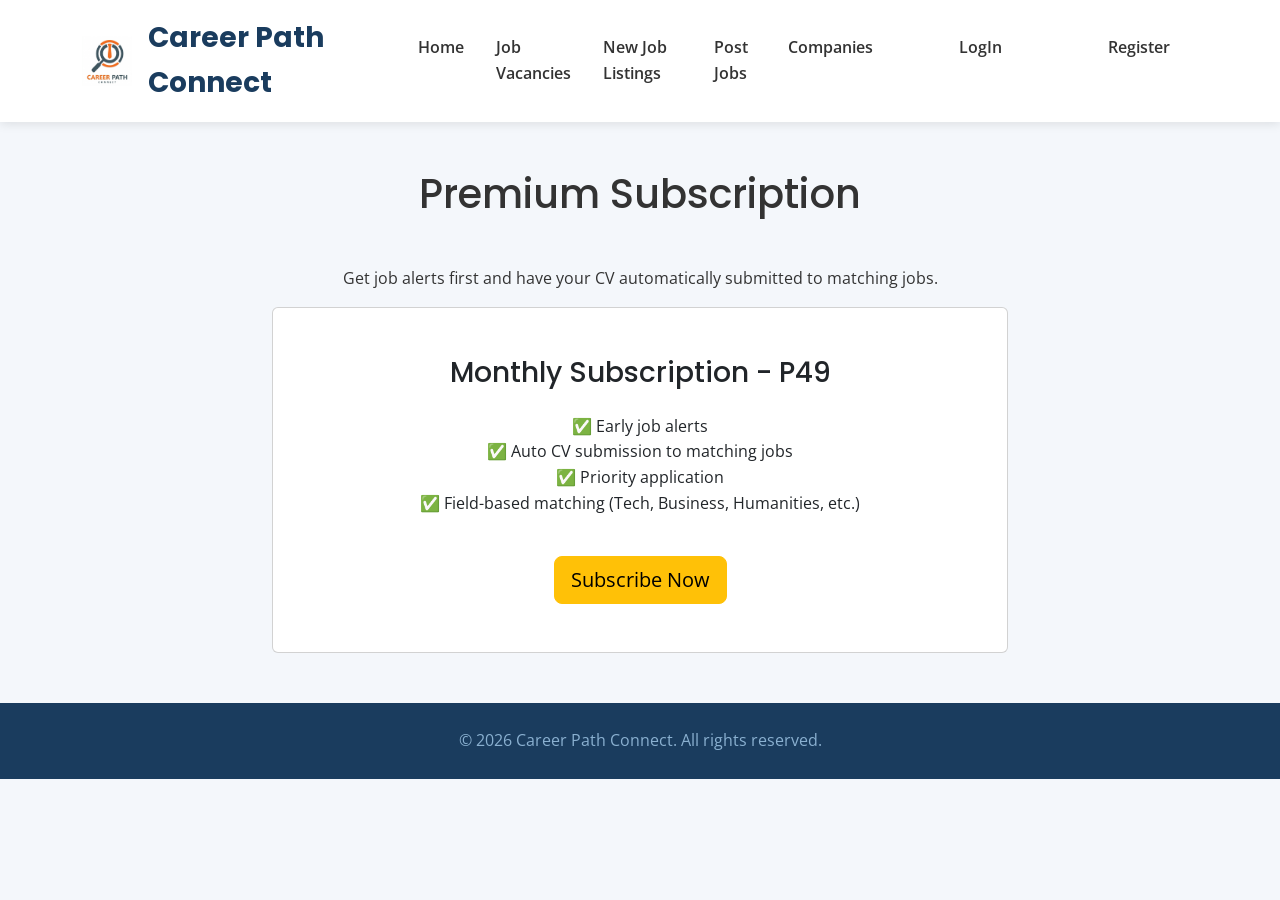
<file: subscriptions.html>
<!DOCTYPE html>
<html lang="en">
<head>
    <meta charset="UTF-8">
    <meta name="viewport" content="width=device-width, initial-scale=1.0">
    <title>Subscription - Career Path Connect</title>
    <link href="https://cdn.jsdelivr.net/npm/bootstrap@5.3.0/dist/css/bootstrap.min.css" rel="stylesheet">
    <link href="https://fonts.googleapis.com/css2?family=Poppins:wght@400;600;700&family=Open+Sans:wght@400;500&display=swap" rel="stylesheet">
    <link rel="stylesheet" href="style.css">
</head>
<body>

    <!-- HEADER -->
     <header>
        <div class="container py-3">
            <div class="d-flex justify-content-between align-items-center">

                <!-- Logo + Image -->
                <div class="d-flex align-items-center gap-3">
                    <img src="logo.png" alt="Career Path Connect Logo" width="50" height="50">
                    <div class="site-logo">Career Path <span>Connect</span></div>
                </div>

                <!-- Navigation -->
                <nav class="navbar navbar-expand-lg">
                    <button class="navbar-toggler" type="button" data-bs-toggle="collapse" data-bs-target="#navMenu">
                        <span class="navbar-toggler-icon"></span>
                    </button>

                   <div class="collapse navbar-collapse" id="navMenu">
                        <ul class="navbar-nav ms-auto gap-3">

                            <!-- Main Menu Navigation links -->
                            <li class="nav-item"><a class="nav-link" href="index.html">Home</a></li>
                            <li class="nav-item"><a class="nav-link" href="job-vacancies.html">Job Vacancies</a></li>
                            <li class="nav-item"><a class="nav-link" href="new-job-listings.html">New Job Listings</a></li>
                            <li class="nav-item"><a class="nav-link" href="post-Jobs.html">Post Jobs</a></li>
                            <li class="nav-item"><a class="nav-link" href="companies.html">Companies</a></li>

                            <!-- Login & Register - pushed to the right using CSS -->
                            <li class="nav-item auth-group">
                                <a class="nav-link" href="logIn.html">LogIn</a>
                            </li>
                            <li class="nav-item auth-group">
                                <a class="nav-link btn btn-warning px-4" href="Pages/register.html">Register</a>
                            </li>
                          </ul>
                    </div>
                </nav>
            </div>
        </div>
    </header>

<div class="container my-5">
    <h1 class="text-center mb-5">Premium Subscription</h1>
    <p class="text-center">Get job alerts first and have your CV automatically submitted to matching jobs.</p>
    
    <div class="row justify-content-center">
        <div class="col-md-8">
            <div class="card">
                <div class="card-body text-center p-5">
                    <h3>Monthly Subscription - P49</h3>
                    <ul class="list-unstyled mt-4">
                        <li>✅ Early job alerts</li>
                        <li>✅ Auto CV submission to matching jobs</li>
                        <li>✅ Priority application</li>
                        <li>✅ Field-based matching (Tech, Business, Humanities, etc.)</li>
                    </ul>
                    <button class="btn btn-warning btn-lg mt-4">Subscribe Now</button>
                </div>
            </div>
        </div>
    </div>
</div>

 <footer>
     
        <p>&copy; 2026 Career Path Connect. All rights reserved.</p>
    </footer>

<script src="https://cdn.jsdelivr.net/npm/bootstrap@5.3.0/dist/js/bootstrap.bundle.min.js"></script>
</body>
</html>
</file>
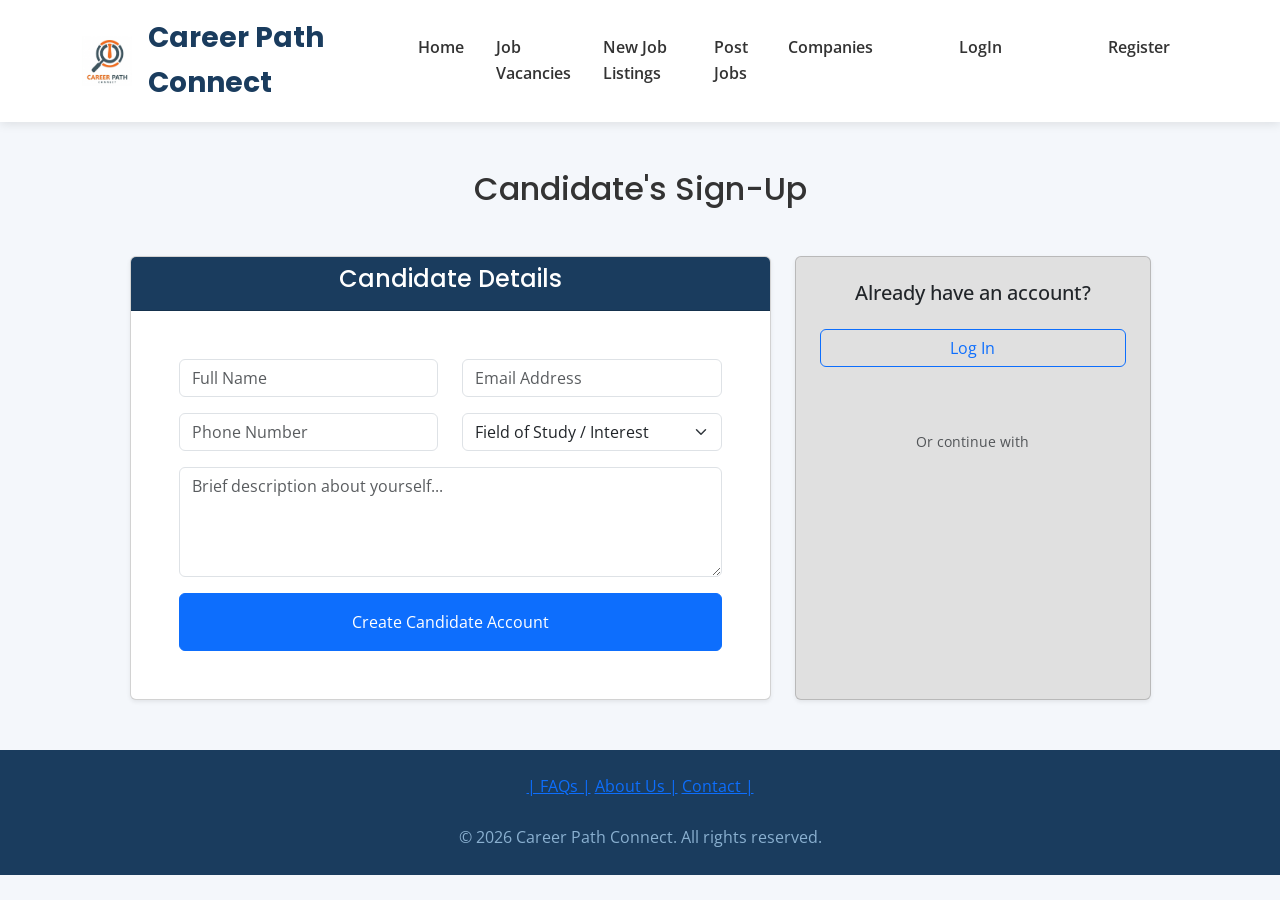
<file: Pages/register-candidate.html>
<!DOCTYPE html>
<html lang="en">
<head>
    <meta charset="UTF-8">
    <meta name="viewport" content="width=device-width, initial-scale=1.0">
    <title>Career Path Connect</title>

    <!-- Favicon (shows on browser tab) -->
    <link rel="icon" href="../logo.png" type="image/png">
    <!-- Bootstrap -->
    <link href="https://cdn.jsdelivr.net/npm/bootstrap@5.3.2/dist/css/bootstrap.min.css" rel="stylesheet">
    <!-- Google Fonts -->
    <link href="https://fonts.googleapis.com/css2?family=Poppins:wght@400;600;700&family=Open+Sans:wght@400;500&display=swap" rel="stylesheet">
    <link rel="stylesheet" href="../style.css">
</head>
<body>

    <!-- HEADER -->
    <header>
        <div class="container py-3">
            <div class="d-flex justify-content-between align-items-center">

                <!-- Logo + Image -->
                <div class="d-flex align-items-center gap-3">
                    <img src="../logo.png" alt="Career Path Connect Logo" width="50" height="50">
                    <div class="site-logo">Career Path <span>Connect</span></div>
                </div>

                <!-- Navigation -->
                <nav class="navbar navbar-expand-lg">
                    <button class="navbar-toggler" type="button" data-bs-toggle="collapse" data-bs-target="#navMenu">
                        <span class="navbar-toggler-icon"></span>
                    </button>

                   <div class="collapse navbar-collapse" id="navMenu">
                        <ul class="navbar-nav ms-auto gap-3">

                            <!-- Main Menu Navigation links -->
                            <li class="nav-item"><a class="nav-link" href="../index.html">Home</a></li>
                            <li class="nav-item"><a class="nav-link" href="../job-vacancies.html">Job Vacancies</a></li>
                            <li class="nav-item"><a class="nav-link" href="../new-job-listings.html">New Job Listings</a></li>
                            <li class="nav-item"><a class="nav-link" href="../post-Jobs.html">Post Jobs</a></li>
                            <li class="nav-item"><a class="nav-link" href="../companies.html">Companies</a></li>

                            <!-- Login & Register - pushed to the right using CSS -->
                            <li class="nav-item auth-group">
                                <a class="nav-link" href="../logIn.html">LogIn</a>
                            </li>
                            <li class="nav-item auth-group">
                                <a class="nav-link btn btn-warning px-4" href="../register.html">Register</a>
                            </li>
                          </ul>
                    </div>
                </nav>
            </div>
        </div>
    </header>
    <div class="container my-5">
        <div class="text-center mb-5">
            <h2>Candidate's Sign-Up</h2>
        </div>

        <div class="row justify-content-center g-4">

            <!-- Left Card - Candidate Details -->
            <div class="col-lg-7">
                <div class="card shadow-sm">
                    <div class="card-header text-center" style="background-color: #1a3c5e; color: white;">
                        <h4>Candidate Details</h4>
                    </div>
                    <div class="card-body p-5">
                        <form>
                            <div class="row">
                                <div class="col-md-6 mb-3">
                                    <input type="text" class="form-control" placeholder="Full Name">
                                </div>
                                <div class="col-md-6 mb-3">
                                    <input type="email" class="form-control" placeholder="Email Address">
                                </div>
                            </div>
                            <div class="row">
                                <div class="col-md-6 mb-3">
                                    <input type="tel" class="form-control" placeholder="Phone Number">
                                </div>
                                <div class="col-md-6 mb-3">
                                    <select class="form-select">
                                        <option>Field of Study / Interest</option>
                                        <option>Technology</option>
                                        <option>Business Administration</option>
                                        <option>Humanities</option>
                                        <option>Healthcare</option>
                                    </select>
                                </div>
                            </div>
                            <div class="mb-3">
                                <textarea class="form-control" rows="4" placeholder="Brief description about yourself..."></textarea>
                            </div>
                            <button type="submit" class="btn btn-primary w-100 py-3">Create Candidate Account</button>
                        </form>
                    </div>
                </div>
            </div>

            <!-- Right Side Box (Login / Additional Info) -->
            <div class="col-lg-4">
                <div class="card shadow-sm h-100" style="background-color: #e0e0e0;">
                    <div class="card-body p-4">
                        <h5 class="text-center mb-4">Already have an account?</h5>
                        <a href="../logIn.html" class="btn btn-outline-primary w-100 mb-3">Log In</a>

                        <div class="mt-5">
                            <p class="text-center text-muted small">Or continue with</p>
                            <!-- You can add social login buttons here later -->
                        </div>
                    </div>
                </div>
            </div>
        </div>
    </div>

    <footer class="text-center py-4">
        <nav>
      <a href="../FAQs.html">|   FAQs   |</a>
      <a href="../About.html">About Us   |</a>
      <a href="../contact.html">   Contact  |</a>
    </nav>

    <br>
    <p>&copy; 2026 Career Path Connect. All rights reserved.</p>
    </footer>

    <script src="https://cdn.jsdelivr.net/npm/bootstrap@5.3.2/dist/js/bootstrap.bundle.min.js"></script>
</body>
</html>
</file>
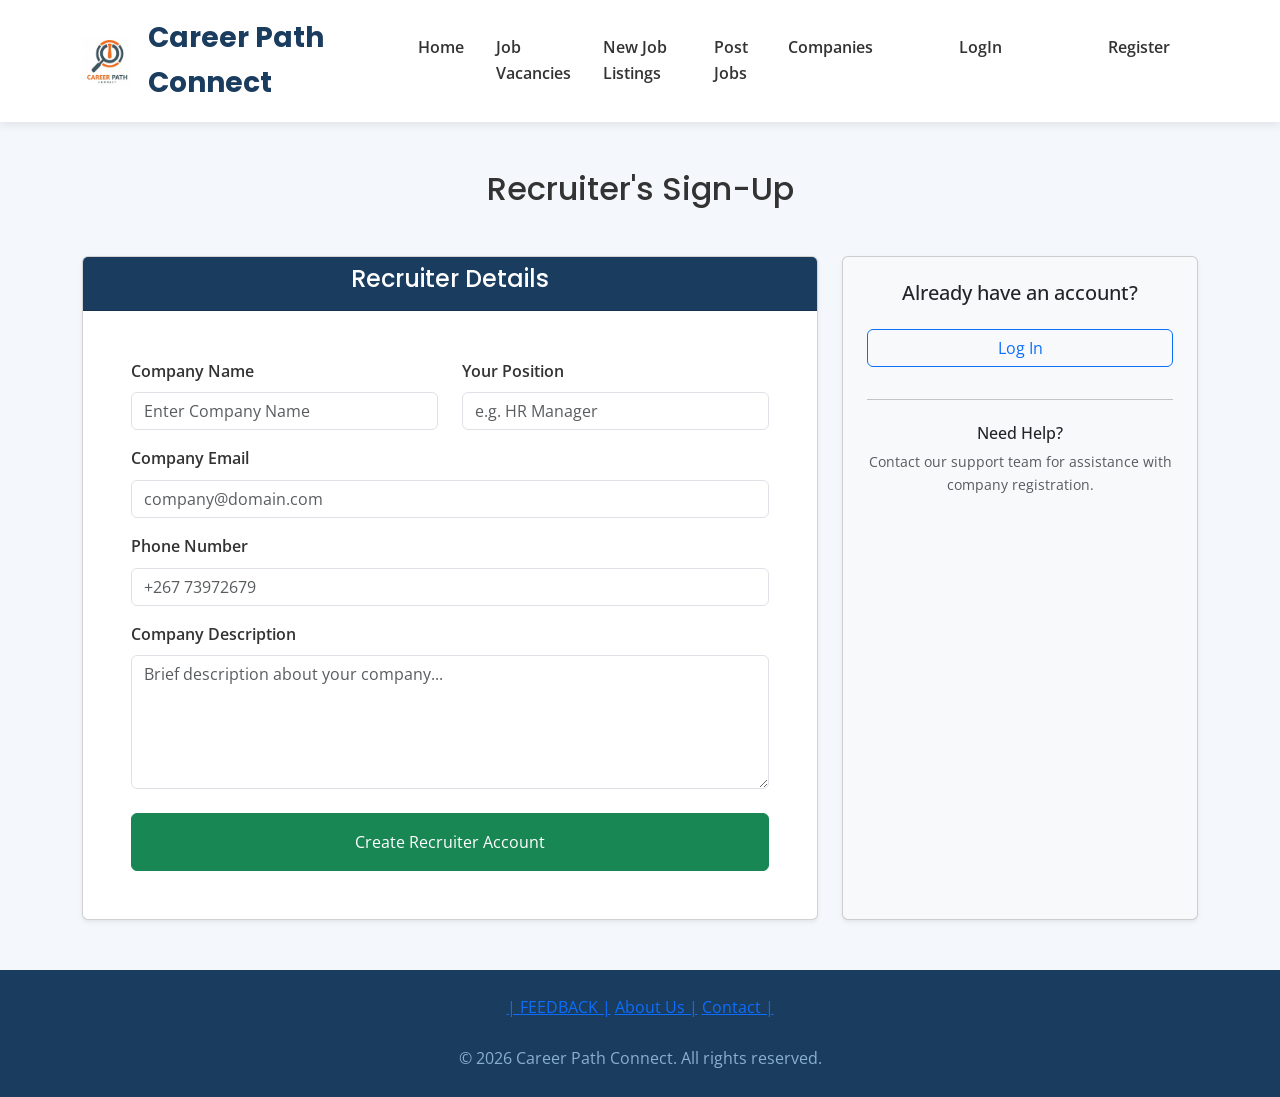
<file: Pages/register-recruiter.html>
<!DOCTYPE html>
<html lang="en">
<head>
    <meta charset="UTF-8">
    <meta name="viewport" content="width=device-width, initial-scale=1.0">
    <title>Career Path Connect</title>

    <!-- Favicon (shows on browser tab) -->
    <link rel="icon" href="logo.png" type="image/png">
    <!-- Bootstrap -->
    <link href="https://cdn.jsdelivr.net/npm/bootstrap@5.3.2/dist/css/bootstrap.min.css" rel="stylesheet">
    <!-- Google Fonts -->
    <link href="https://fonts.googleapis.com/css2?family=Poppins:wght@400;600;700&family=Open+Sans:wght@400;500&display=swap" rel="stylesheet">
   <link rel="stylesheet" href="../style.css">
</head>
<body>

    <!-- HEADER -->
     <header>
        <div class="container py-3">
            <div class="d-flex justify-content-between align-items-center">

                <!-- Logo + Image -->
                <div class="d-flex align-items-center gap-3">
                    <img src="../logo.png" alt="Career Path Connect Logo" width="50" height="50">
                    <div class="site-logo">Career Path <span>Connect</span></div>
                </div>

                <!-- Navigation -->
                <nav class="navbar navbar-expand-lg">
                    <button class="navbar-toggler" type="button" data-bs-toggle="collapse" data-bs-target="#navMenu">
                        <span class="navbar-toggler-icon"></span>
                    </button>

                   <div class="collapse navbar-collapse" id="navMenu">
                        <ul class="navbar-nav ms-auto gap-3">

                            <!-- Main Menu Navigation links -->
                            <li class="nav-item"><a class="nav-link" href="../index.html">Home</a></li>
                            <li class="nav-item"><a class="nav-link" href="../job-vacancies.html">Job Vacancies</a></li>
                            <li class="nav-item"><a class="nav-link" href="../new-job-listings.html">New Job Listings</a></li>
                            <li class="nav-item"><a class="nav-link" href="../post-Jobs.html">Post Jobs</a></li>
                            <li class="nav-item"><a class="nav-link" href="../companies.html">Companies</a></li>

                            <!-- Login & Register - pushed to the right using CSS -->
                            <li class="nav-item auth-group">
                                <a class="nav-link" href="../logIn.html">LogIn</a>
                            </li>
                            <li class="nav-item auth-group">
                                <a class="nav-link btn btn-warning px-4" href="register.html">Register</a>
                            </li>
                          </ul>
                    </div>
                </nav>
            </div>
        </div>
    </header>

      <div class="container my-5">
        <h2 class="text-center mb-5">Recruiter's Sign-Up</h2>

        <div class="row justify-content-center">
            <div class="col-lg-8">
                <div class="card shadow-sm">
                    <div class="card-header text-center" style="background-color: #1a3c5e; color: white;">
                        <h4>Recruiter Details</h4>
                    </div>
                    <div class="card-body p-5">
                        <form>
                            <div class="row mb-3">
                                <div class="col-md-6">
                                    <label class="form-label">Company Name</label>
                                    <input type="text" class="form-control" placeholder="Enter Company Name">
                                </div>
                                <div class="col-md-6">
                                    <label class="form-label">Your Position</label>
                                    <input type="text" class="form-control" placeholder="e.g. HR Manager">
                                </div>
                            </div>

                            <div class="mb-3">
                                <label class="form-label">Company Email</label>
                                <input type="email" class="form-control" placeholder="company@domain.com">
                            </div>

                            <div class="mb-3">
                                <label class="form-label">Phone Number</label>
                                <input type="tel" class="form-control" placeholder="+267 73972679">
                            </div>

                            <div class="mb-4">
                                <label class="form-label">Company Description</label>
                                <textarea class="form-control" rows="5" placeholder="Brief description about your company..."></textarea>
                            </div>

                            <button type="submit" class="btn btn-success w-100 py-3">Create Recruiter Account</button>
                        </form>
                    </div>
                </div>
            </div>

            <!-- Right Side Box (Login / Extra Info) -->
            <div class="col-lg-4 mt-4 mt-lg-0">
                <div class="card shadow-sm h-100" style="background-color: #f8f9fa;">
                    <div class="card-body p-4">
                        <h5 class="text-center mb-4">Already have an account?</h5>
                        <a href="../logIn.html" class="btn btn-outline-primary w-100 mb-3">Log In</a>

                        <hr>

                        <h6 class="text-center mt-4">Need Help?</h6>
                        <p class="text-center small text-muted">
                            Contact our support team for assistance with company registration.
                        </p>
                    </div>
                </div>
            </div>
        </div>
    </div>


    <footer>
     <nav>
      <a href="../feedbackpage.html">|   FEEDBACK   |</a>
      <a href="../About.html">About Us   |</a>
      <a href="../contact.html">   Contact  |</a>
    </nav>

    <br>
    <p>&copy; 2026 Career Path Connect. All rights reserved.</p>
    </footer>

    <script src="https://cdn.jsdelivr.net/npm/bootstrap@5.3.2/dist/js/bootstrap.bundle.min.js"></script>
</body>
</html>
</file>
<file: style.css>
* {
    margin: 0;
    padding: 0;
    box-sizing: border-box;
}

body {
    font-family: 'Open Sans', sans-serif;
    background-color: #f4f7fb;
    color: #333;
    line-height: 1.6;
}

/* Logo */
.site-logo-container {
    display: flex;
    align-items: center;
    gap: 12px;
}

.site-logo-img {
    width: 55px;
    height: 55px;
    border-radius: 50%;
    object-fit: cover;
    box-shadow: 0 4px 8px rgba(0,0,0,0.1);
}

.site-logo {
    font-family: 'Poppins', sans-serif;
    font-size: 28px;
    font-weight: 700;
    color: #1a3c5e;
}

/* HEADER */
header {
    background-color: #ffffff;
    box-shadow: 0 2px 10px rgba(0, 0, 0, 0.1);
}

/* Navigation */
.navbar-nav .nav-link {
    font-weight: 600;
    color: #333;
    transition: color 0.3s;
}

.navbar-nav .nav-link:hover,
.navbar-nav .nav-link.active {
    color: #f0a500;
}

/* Push Login & Register to the right */
.auth-group {
    margin-left: 50px !important;
}

.auth-group .nav-link {
    margin: 0 4px;
}

.auth-group .btn-warning {
    padding: 8px 22px;
    font-weight: 600;
}

/* HERO */
.hero {
    background: linear-gradient(135deg, #1a3c5e 0%, #2d6a9f 100%);
    color: white;
    text-align: center;
    padding: 100px 20px 80px;
}

.hero h1 {
    font-size: 42px;
    margin-bottom: 20px;
}

.hero p {
    font-size: 18px;
    max-width: 700px;
    margin: 0 auto 30px;
}

/* UPLOAD SECTION */
.upload-section {
    max-width: 650px;
    margin: -50px auto 60px;
    background: white;
    border-radius: 15px;
    box-shadow: 0 10px 30px rgba(0,0,0,0.15);
    padding: 40px 30px;
    text-align: center;
}

.drop-box {
    border: 3px dashed #2d6a9f;
    border-radius: 12px;
    background-color: #f0f6ff;
    padding: 50px 20px;
    cursor: pointer;
    transition: all 0.3s ease;
}

.drop-box:hover {
    background-color: #e0f0ff;
    border-color: #1a3c5e;
}

/* CTA Button */
.cta-btn {
    background-color: #f0a500;
    color: #1a3c5e;
    padding: 14px 40px;
    font-size: 18px;
    font-weight: 700;
    border-radius: 8px;
    text-decoration: none;
    display: inline-block;
    margin-top: 20px;
}

.cta-btn:hover {
    background-color: #d4920a;
    transform: translateY(-3px);
}

/* FOOTER */
footer {
    background-color: #1a3c5e;
    color: #8ab0d0;
    text-align: center;
    padding: 25px 20px;
    margin-top: 50px;
}

footer p {
    margin: 0;
}

/* Responsive */
@media (max-width: 768px) {
    .hero h1 {
        font-size: 32px;
    }
    .upload-section {
        margin: 20px 15px;
        padding: 30px 20px;
    }
    .auth-group {
        margin-left: 20px !important;
    }
}

/* ==================== JOB VACANCIES PAGE ==================== */

.vacancies-container {
    max-width: 1200px;
    margin: 40px auto;
    padding: 0 20px;
}

.vacancies-title {
    text-align: center;
    margin-bottom: 40px;
    font-size: 42px;
    color: #1a3c5e;
}

.category-section {
    margin-bottom: 30px;
}

.category-label {
    font-size: 20px;
    font-weight: 600;
    color: #333;
    margin-bottom: 15px;
}

.category-buttons {
    display: flex;
    flex-wrap: wrap;
    gap: 12px;
}

.category-btn {
    padding: 10px 22px;
    border: 2px solid #2d6a9f;
    background-color: white;
    color: #2d6a9f;
    border-radius: 30px;
    font-weight: 500;
    cursor: pointer;
    transition: all 0.3s;
}

.category-btn:hover,
.category-btn.active {
    background-color: #2d6a9f;
    color: white;
}

/* Job Description Box */
.job-detail-box {
    background-color: #f8f9fa;
    border: 1px solid #ddd;
    border-radius: 12px;
    padding: 60px 40px;
    min-height: 450px;
    text-align: center;
    box-shadow: 0 5px 15px rgba(0,0,0,0.08);
}

.job-detail-box h3 {
    color: #666;
    margin-bottom: 20px;
}

/* Define the Animation Timeline */
@keyframes fadeInUp {
    from {
        opacity: 0;
        transform: translateY(20px);
    }
    to {
        opacity: 1;
        transform: translateY(0);  
    }
}

/* Apply the Animation to your Hero content */
.hero h1, .hero p {
    animation: fadeInUp 1s ease-out forwards;
}

/* ==================== application form Page ==================== */
 .apply-container {
            max-width: 800px;
            margin: 40px auto;
            padding: 0 20px;
        }
        
        .apply-card {
            background-color: #ffffff;
            border: 1px solid #ddd;
            border-radius: 12px;
            padding: 40px;
            box-shadow: 0 5px 15px rgba(0,0,0,0.06);
        }

        .apply-title {
            text-align: center;
            margin-bottom: 10px;
            font-size: 36px;
            color: #1a3c5e;
            font-family: 'Poppins', sans-serif;
            font-weight: 600;
        }

        .job-badge {
            background-color: #e6f0fa;
            color: #2d6a9f;
            padding: 8px 16px;
            border-radius: 20px;
            display: inline-block;
            font-weight: 600;
            margin-bottom: 30px;
        }

        .form-label {
            font-weight: 600;
            color: #333;
            margin-bottom: 8px;
        }

        .form-control:focus, .form-select:focus {
            border-color: #2d6a9f;
            box-shadow: 0 0 0 0.25rem rgba(45, 106, 159, 0.25);
        }

        
        .upload-section {
            text-align: center;
            margin-bottom: 25px;
        }

        .drop-box {
            border: 2px dashed #2d6a9f;
            border-radius: 12px;
            padding: 30px 20px;
            background-color: #f8fafc;
            text-align: center;
            cursor: pointer;
            transition: all 0.3s ease;
        }

        .drop-box.dragover {
            background-color: #e6f0fa;
            border-color: #1a3c5e;
        }

        .drop-box p {
            font-size: 16px;
            color: #4a5568;
            margin-bottom: 5px;
        }

        .drop-box span {
            font-size: 13px;
            color: #718096;
        }

        /* Submit Button */
        .btn-submit {
            background-color: #2d6a9f;
            color: white;
            padding: 12px 30px;
            border-radius: 30px;
            font-weight: 600;
            border: none;
            transition: all 0.3s;
        }

        .btn-submit:hover {
            background-color: #1a3c5e;
            color: white;
            transform: translateY(-2px);
        }

        <-- companie containers css -->

        /* --- Global Container Overrides --- */
body {
    font-family: 'Open Sans', sans-serif;
    background-color: #f8fafc;
    color: #333;
}

h1, h2, h3, h4, .site-logo {
    font-family: 'Poppins', sans-serif;
}

.companies-wrapper {
    max-width: 1200px;
    margin: 40px auto;
    padding: 0 20px;
}

.page-main-title {
    color: #1a3c5e;
    font-weight: 700;
    font-size: 32px;
    margin-bottom: 25px;
    text-align: left;
}

/* --- Filter Tags Section (Matching Wireframe pill buttons) --- */
.filter-scroll-container {
    display: flex;
    gap: 12px;
    overflow-x: auto;
    padding-bottom: 15px;
    margin-bottom: 30px;
    white-space: nowrap;
}

/* Custom scrollbar handling for a clean look */
.filter-scroll-container::-webkit-scrollbar {
    height: 5px;
}
.filter-scroll-container::-webkit-scrollbar-thumb {
    background-color: #cbd5e1;
    border-radius: 10px;
}

.filter-pill-btn {
    background-color: #ffffff;
    border: 1px solid #cbd5e1;
    color: #4a5568;
    padding: 10px 24px;
    border-radius: 30px;
    font-weight: 500;
    cursor: pointer;
    transition: all 0.2s ease-in-out;
}

.filter-pill-btn:hover, .filter-pill-btn.active {
    background-color: #2d6a9f;
    border-color: #2d6a9f;
    color: #ffffff;
}

/* --- Main Framework Container Box --- */
.inner-directory-box {
    background-color: #ffffff;
    border: 1px solid #e2e8f0;
    border-radius: 16px;
    padding: 30px;
    box-shadow: 0 4px 6px -1px rgba(0, 0, 0, 0.05);
}

/* --- Company Row/Card Layout (Matching Wireframe) --- */
.company-strip-card {
    display: flex;
    align-items: center;
    gap: 25px;
    background: #ffffff;
    border: 1px solid #e2e8f0;
    border-radius: 12px;
    padding: 24px;
    margin-bottom: 20px;
    transition: transform 0.2s, box-shadow 0.2s;
    text-decoration: none;
    color: inherit;
}

.company-strip-card:hover {
    transform: translateY(-2px);
    box-shadow: 0 10px 15px -3px rgba(0, 0, 0, 0.05);
    border-color: #cbd5e1;
    color: inherit;
}

.logo-placeholder-box {
    width: 140px;
    height: 100px;
    background-color: #f1f5f9;
    border: 1px dashed #cbd5e1;
    border-radius: 8px;
    display: flex;
    justify-content: center;
    align-items: center;
    flex-shrink: 0;
    text-align: center;
    padding: 10px;
}

.logo-placeholder-box span {
    font-size: 14px;
    font-weight: 600;
    color: #64748b;
}

.company-strip-info {
    flex-grow: 1;
}

.company-strip-info h3 {
    color: #1a3c5e;
    font-weight: 600;
    font-size: 22px;
    margin-bottom: 6px;
}

.company-strip-info p {
    color: #4a5568;
    font-size: 15px;
    line-height: 1.5;
    margin-bottom: 8px;
}

.hiring-badge {
    display: inline-block;
    background-color: #e6f0fa;
    color: #2d6a9f;
    font-size: 13px;
    font-weight: 600;
    padding: 4px 12px;
    border-radius: 20px;
}

/* --- Details Page Layout Additions --- */
.back-directory-link {
    display: inline-flex;
    align-items: center;
    color: #2d6a9f;
    text-decoration: none;
    font-weight: 600;
    margin-bottom: 20px;
}

.back-directory-link:hover {
    color: #1a3c5e;
}

.detail-header-card {
    background: #ffffff;
    border: 1px solid #e2e8f0;
    border-radius: 16px;
    padding: 35px;
    margin-bottom: 30px;
}

.detail-header-flex {
    display: flex;
    gap: 30px;
    align-items: center;
}

.detail-logo-box {
    width: 160px;
    height: 120px;
    background-color: #f1f5f9;
    border: 1px solid #e2e8f0;
    border-radius: 12px;
    display: flex;
    justify-content: center;
    align-items: center;
    font-weight: bold;
    color: #4a5568;
}

.job-posting-card {
    background: #ffffff;
    border: 1px solid #e2e8f0;
    border-radius: 12px;
    padding: 20px;
    margin-bottom: 15px;
    transition: border-color 0.2s;
}

.job-posting-card:hover {
    border-color: #2d6a9f;
}


/*---------- apply form styling ---------*/

 .apply-container {
            max-width: 800px;
            margin: 40px auto;
            padding: 0 20px;
        }
        
        .apply-card {
            background-color: #ffffff;
            border: 1px solid #ddd;
            border-radius: 12px;
            padding: 40px;
            box-shadow: 0 5px 15px rgba(0,0,0,0.06);
        }

        .apply-title {
            text-align: center;
            margin-bottom: 10px;
            font-size: 36px;
            color: #1a3c5e;
            font-family: 'Poppins', sans-serif;
            font-weight: 600;
        }

        .job-badge {
            background-color: #e6f0fa;
            color: #2d6a9f;
            padding: 8px 16px;
            border-radius: 20px;
            display: inline-block;
            font-weight: 600;
            margin-bottom: 30px;
        }

        .form-label {
            font-weight: 600;
            color: #333;
            margin-bottom: 8px;
        }

        .form-control:focus, .form-select:focus {
            border-color: #2d6a9f;
            box-shadow: 0 0 0 0.25rem rgba(45, 106, 159, 0.25);
        }

        /* --- DROP BOX STYLING FROM YOUR TEMPLATE --- */
        .upload-section {
            text-align: center;
            margin-bottom: 25px;
        }

        .drop-box {
            border: 2px dashed #2d6a9f;
            border-radius: 12px;
            padding: 30px 20px;
            background-color: #f8fafc;
            text-align: center;
            cursor: pointer;
            transition: all 0.3s ease;
        }

        .drop-box.dragover {
            background-color: #e6f0fa;
            border-color: #1a3c5e;
        }

        .drop-box p {
            font-size: 16px;
            color: #4a5568;
            margin-bottom: 5px;
        }

        .drop-box span {
            font-size: 13px;
            color: #718096;
        }

        /* Submit Button */
        .btn-submit {
            background-color: #2d6a9f;
            color: white;
            padding: 12px 30px;
            border-radius: 30px;
            font-weight: 600;
            border: none;
            transition: all 0.3s;
        }

        .btn-submit:hover {
            background-color: #1a3c5e;
            color: white;
            transform: translateY(-2px);
        }

        /*---------- feedback page styling ---------*/
  
        .star-rating {
            display: flex;
            flex-direction: row-reverse;
            justify-content: center;
            gap: 12px;
        }
        .star-rating input {
            display: none;
        }
        .star-rating label {
            font-size: 40px;
            color: #ccc;
            cursor: pointer;
            transition: color 0.15s ease-in-out;
        }
        /* Highlight stars when checked or hovered */
        .star-rating input:checked ~ label,
        .star-rating label:hover,
        .star-rating label:hover ~ label {
            color: #ffc107 !important;
        }
        
        .role-card {
            border: 2px solid #e0e0e0;
            border-radius: 10px;
            cursor: pointer;
            transition: all 0.2s ease;
        }
        .role-card:hover {
            border-color: #1a3c5e;
            background-color: #f8f9fa;
        }
        .role-check:checked + .role-card {
            border-color: #1a3c5e;
            background-color: #eef4f9;
        }
</file>
